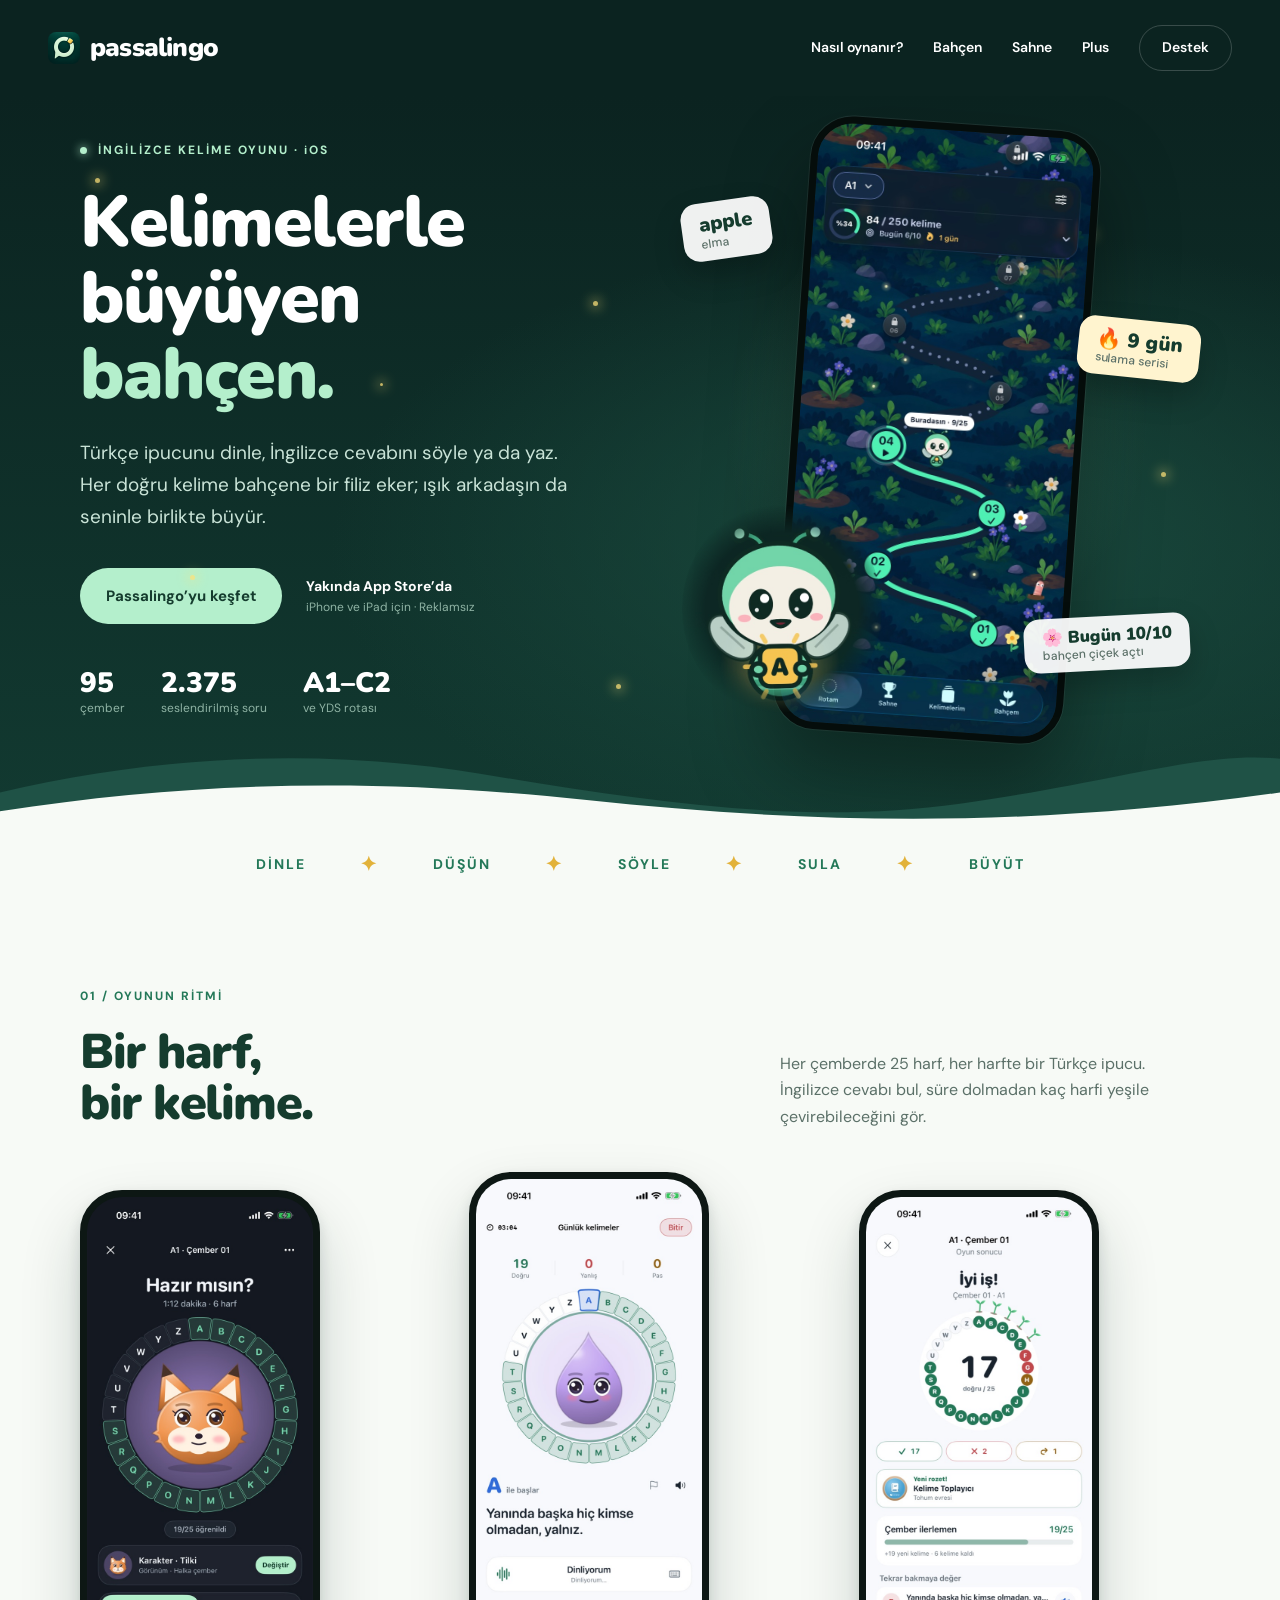
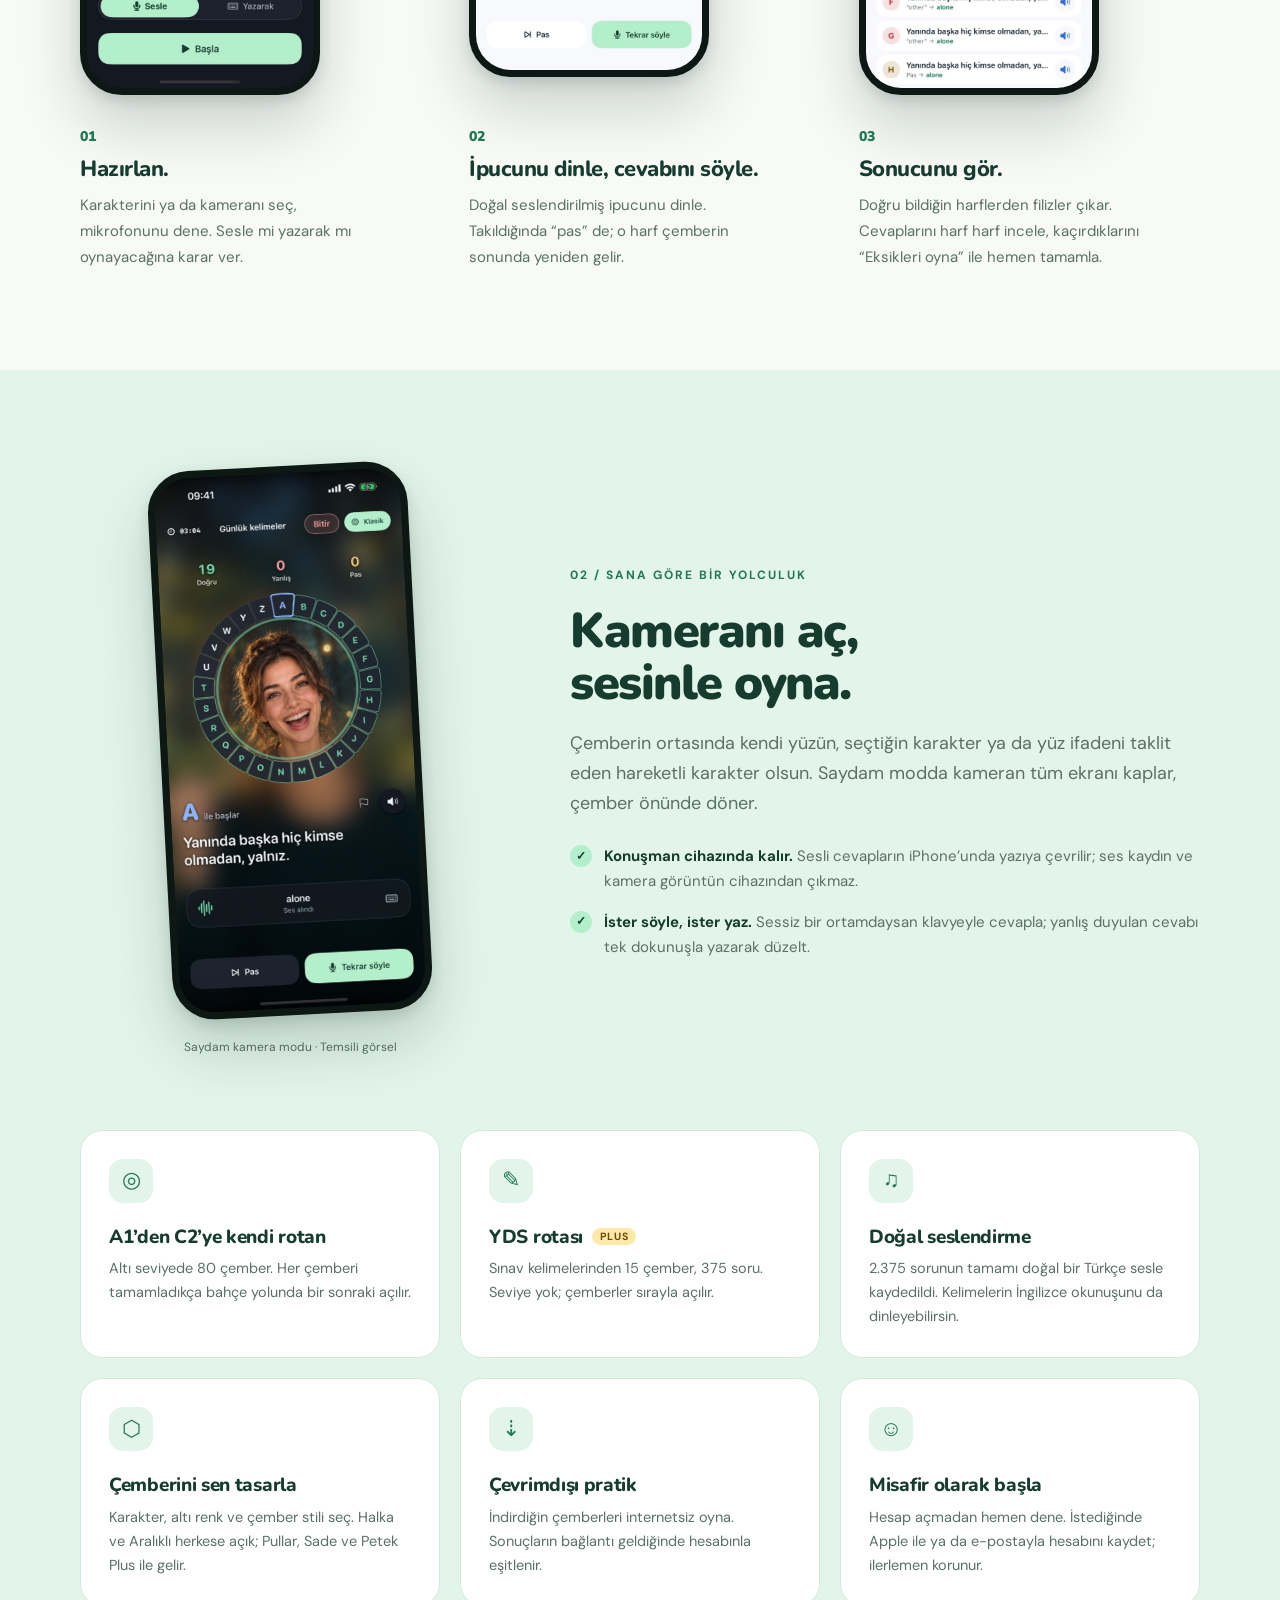
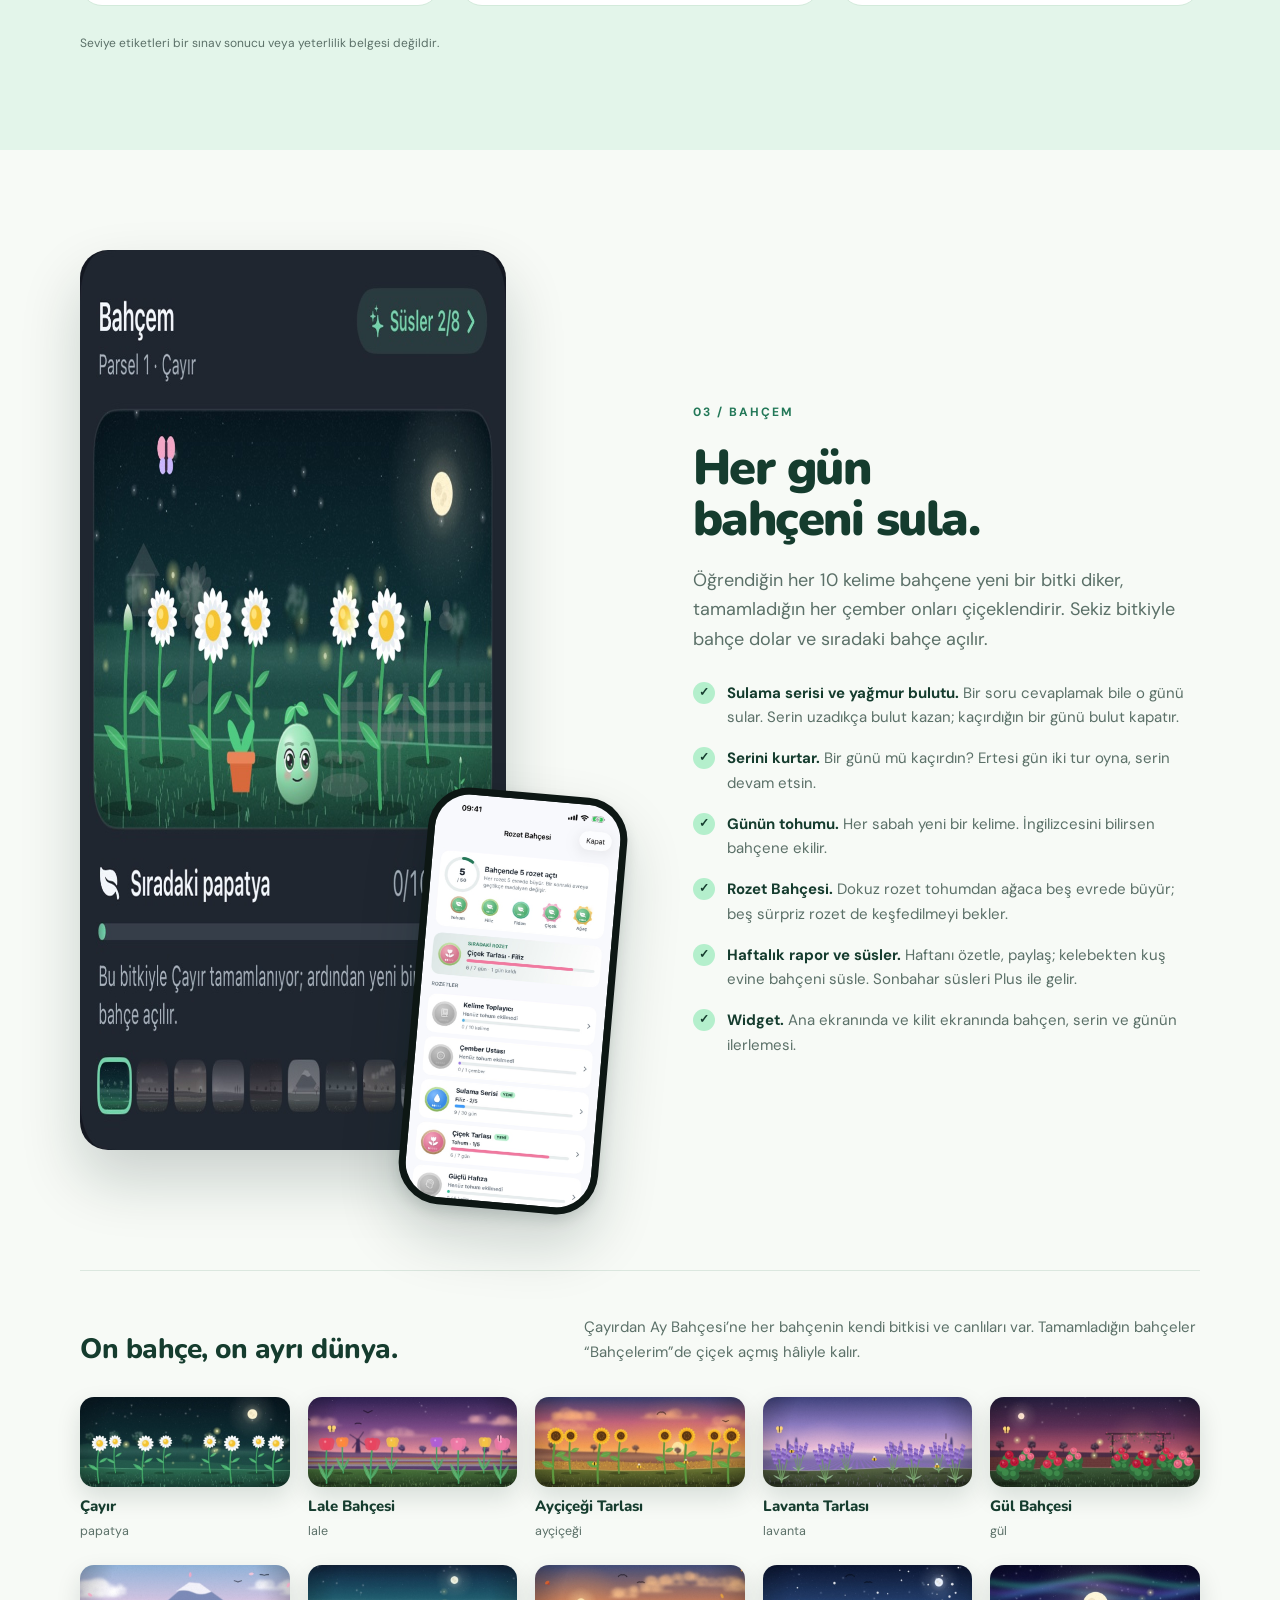
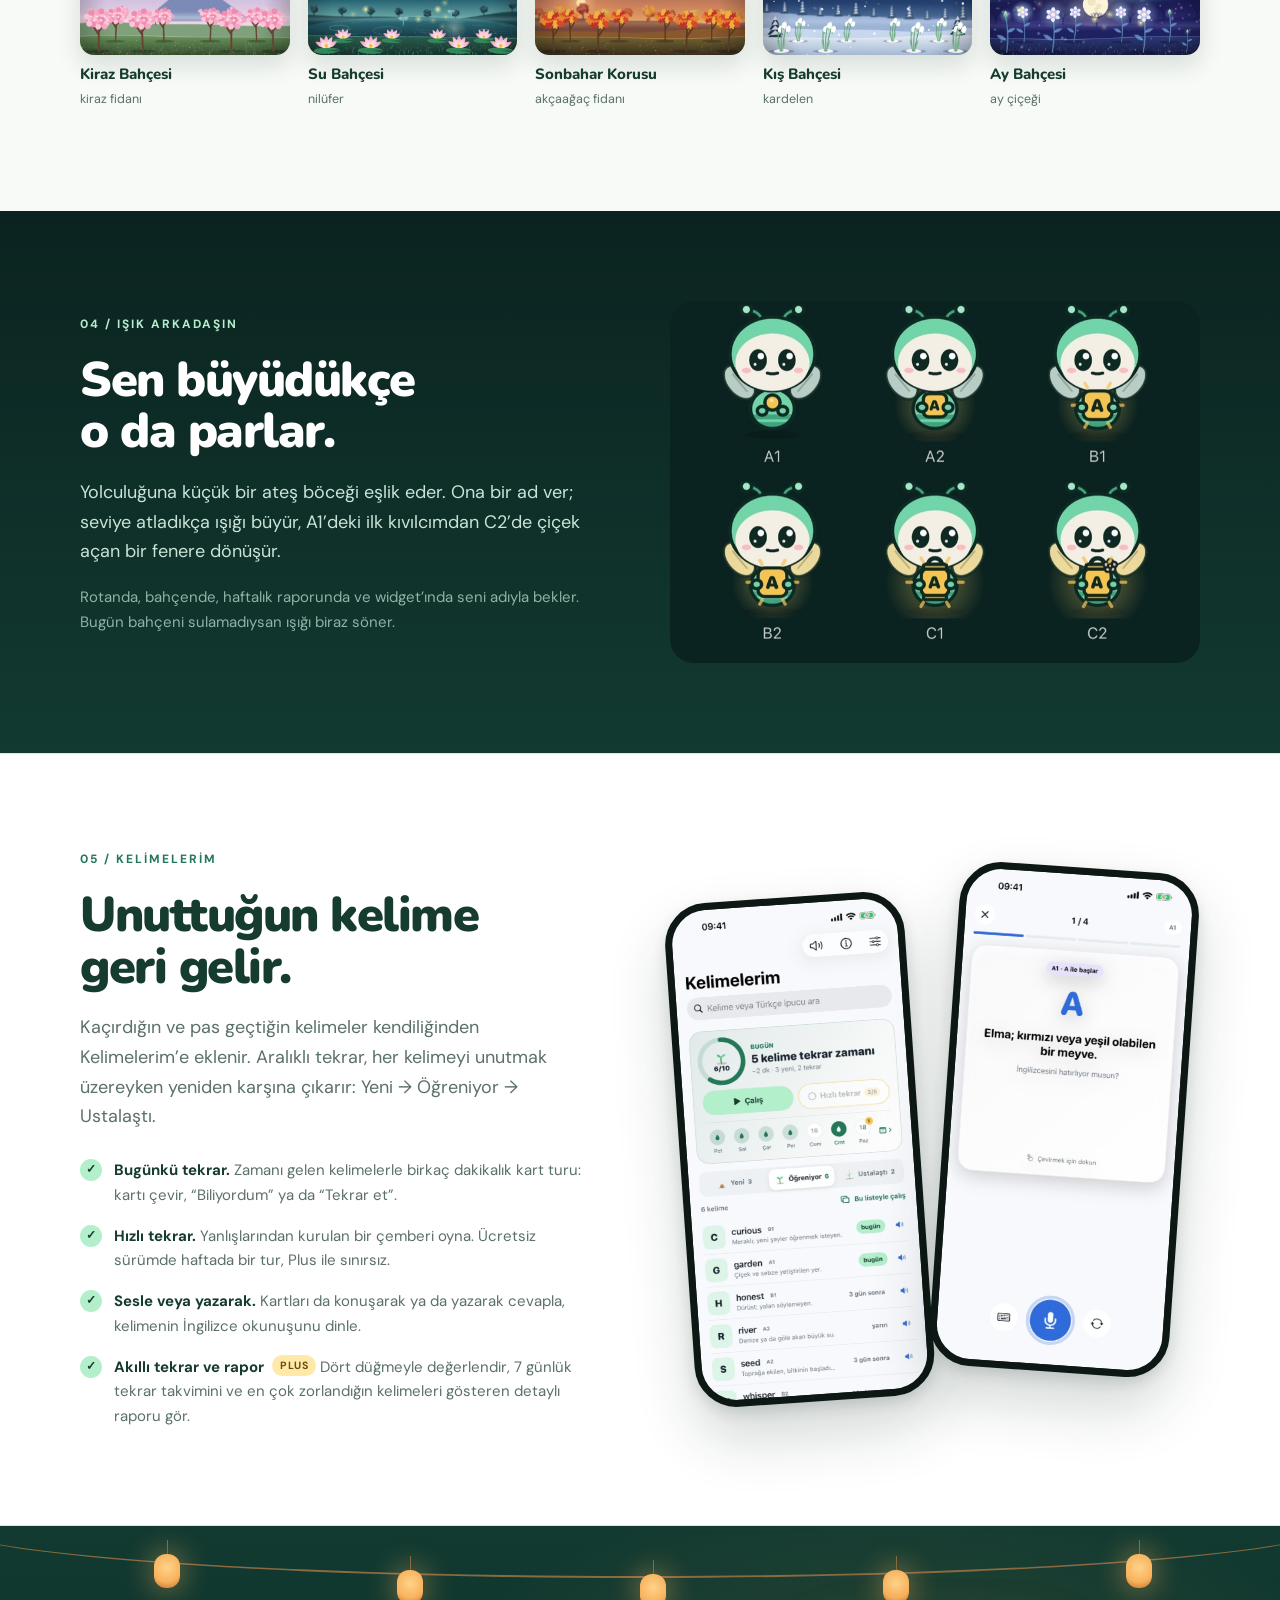
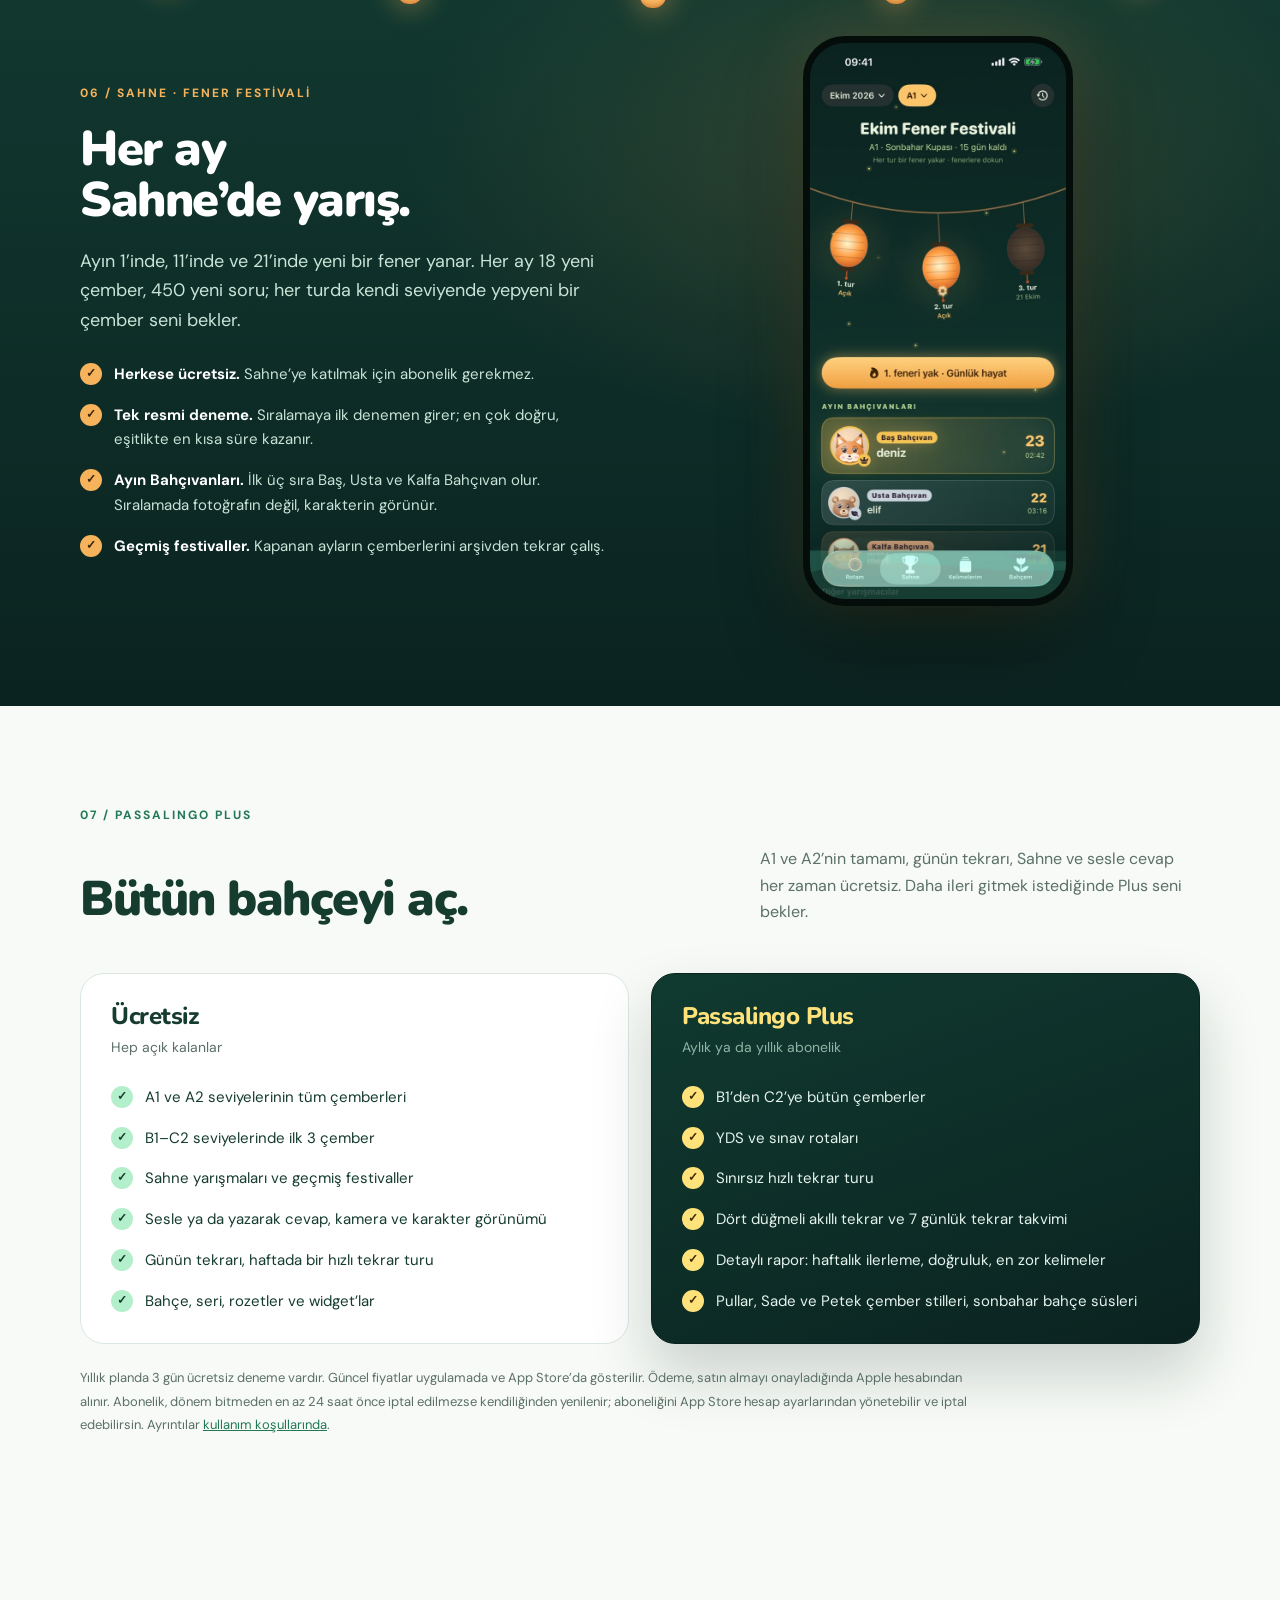
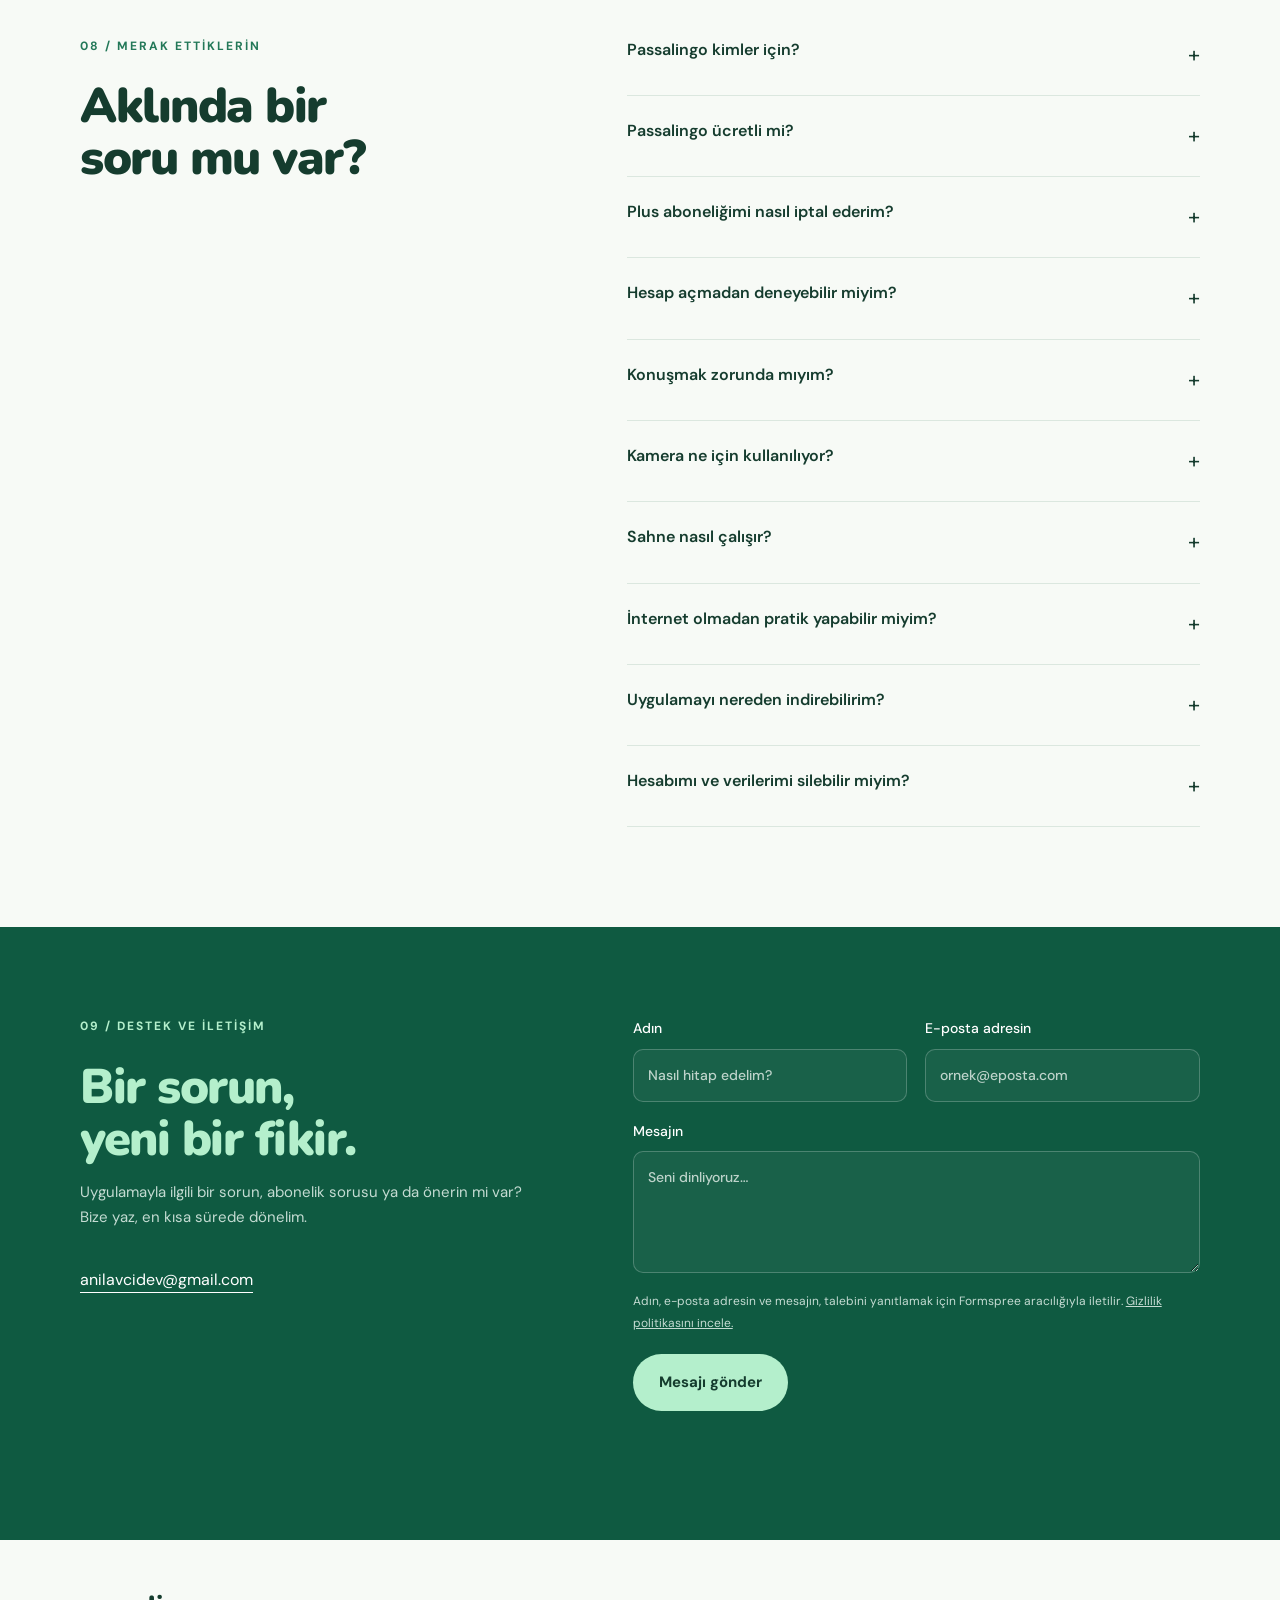
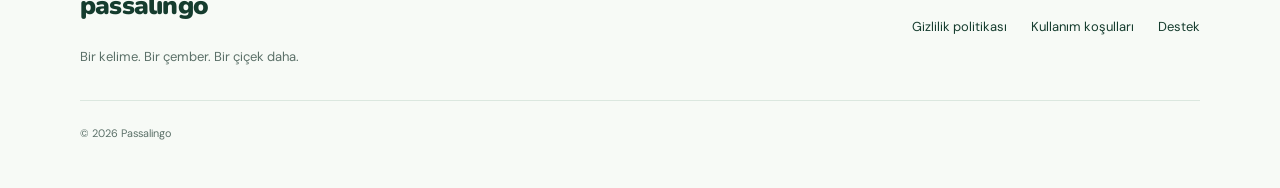
<file: index.html>
<!doctype html>
<html lang="tr">
<head>
<meta charset="utf-8">
<meta name="viewport" content="width=device-width,initial-scale=1">
<meta name="theme-color" content="#0b2320">
<title>Passalingo — Kelimelerle büyüyen bahçen.</title>
<meta name="description" content="Türkçe ipucunu dinle, İngilizce cevabını söyle ya da yaz. A1'den C2'ye ve YDS'ye 95 çember, 2.375 doğal seslendirilmiş soru, büyüyen bir bahçe ve her ay Sahne yarışması.">
<meta property="og:title" content="Passalingo — Kelimelerle büyüyen bahçen.">
<meta property="og:description" content="Türkçe ipuçları, İngilizce cevaplar. 95 çember, 2.375 doğal seslendirilmiş soru, seninle büyüyen bir ışık arkadaşı ve her ay Sahne yarışması.">
<meta property="og:type" content="website">
<meta property="og:image" content="assets/app/route.jpg">
<link rel="icon" href="assets/logo.png" type="image/png">
<link rel="stylesheet" href="styles.css">
<script src="script.js" defer></script>
</head>
<body class="home">
<a class="skip" href="#main">İçeriğe geç</a>

<div class="topbar">
<header>
  <a class="brand" href="index.html"><img src="assets/logo.png" alt="" width="32" height="32">passalingo</a>
  <nav aria-label="Ana gezinme">
    <a href="index.html#nasil">Nasıl oynanır?</a>
    <a href="index.html#bahce">Bahçen</a>
    <a href="index.html#sahne">Sahne</a>
    <a href="index.html#plus">Plus</a>
    <a class="nav-contact" href="index.html#iletisim">Destek</a>
  </nav>
</header>
</div>

<main id="main">
<div class="hero-band">
<section class="hero wrap">
  <div class="fireflies" aria-hidden="true"><i></i><i></i><i></i><i></i><i></i><i></i><i></i><i></i></div>
  <div class="hero-copy">
    <span class="eyebrow"><span class="pill-dot"></span> İNGİLİZCE KELİME OYUNU · iOS</span>
    <h1>Kelimelerle<br>büyüyen <em>bahçen.</em></h1>
    <p>Türkçe ipucunu dinle, İngilizce cevabını söyle ya da yaz. Her doğru kelime bahçene bir filiz eker; ışık arkadaşın da seninle birlikte büyür.</p>
    <div class="hero-actions">
      <a class="button" href="#nasil">Passalingo’yu keşfet</a>
      <span class="release">Yakında App Store’da <small>iPhone ve iPad için · Reklamsız</small></span>
    </div>
    <ul class="hero-stats" aria-label="Passalingo kısaca">
      <li><b>95</b><span>çember</span></li>
      <li><b>2.375</b><span>seslendirilmiş soru</span></li>
      <li><b>A1–C2</b><span>ve YDS rotası</span></li>
    </ul>
  </div>
  <div class="hero-art">
    <div class="glow" aria-hidden="true"></div>
    <div class="phone phone-hero"><img src="assets/app/route.jpg" width="598" height="1300" alt="Passalingo Rotam ekranı: gece bahçesinde numaralı çemberlerden oluşan yol, ışık arkadaşı ve ilerleme kartı"></div>
    <img class="guide" src="assets/firefly.jpg" alt="" width="487" height="520">
    <span class="chip chip-word">apple <small>elma</small></span>
    <span class="chip chip-streak">🔥 9 gün <small>sulama serisi</small></span>
    <span class="chip chip-bloom">🌸 Bugün 10/10 <small>bahçen çiçek açtı</small></span>
  </div>
</section>
<svg class="hills" viewBox="0 0 1440 120" preserveAspectRatio="none" aria-hidden="true"><path d="M0 70C180 20 360 10 540 45s360 70 540 40 270-70 360-60v105H0Z" fill="#1f5246"/><path d="M0 95c220-40 420-45 660-15s480 40 780-10v50H0Z" fill="#f7faf6"/></svg>
</div>

<div class="ticker" aria-label="Öğrenme yaklaşımı"><span>DİNLE</span><b>✦</b><span>DÜŞÜN</span><b>✦</b><span>SÖYLE</span><b>✦</b><span>SULA</span><b>✦</b><span>BÜYÜT</span></div>

<section id="nasil" class="wrap section">
  <div class="section-heading">
    <span class="eyebrow">01 / OYUNUN RİTMİ</span>
    <h2>Bir harf,<br>bir kelime.</h2>
    <p>Her çemberde 25 harf, her harfte bir Türkçe ipucu. İngilizce cevabı bul, süre dolmadan kaç harfi yeşile çevirebileceğini gör.</p>
  </div>
  <div class="flow">
    <article>
      <div class="phone"><img src="assets/app/preparation.jpg" width="598" height="1300" loading="lazy" alt="Hazır mısın ekranı: tilki karakterli harf çemberi, Sesle veya Yazarak seçimi ve Başla düğmesi"></div>
      <span class="step">01</span>
      <h3>Hazırlan.</h3>
      <p>Karakterini ya da kameranı seç, mikrofonunu dene. Sesle mi yazarak mı oynayacağına karar ver.</p>
    </article>
    <article>
      <div class="phone"><img src="assets/app/game.jpg" width="598" height="1300" loading="lazy" alt="Oyun ekranı: harf çemberi, A ile başlar ipucu, Dinliyorum göstergesi ile Pas ve Tekrar söyle düğmeleri"></div>
      <span class="step">02</span>
      <h3>İpucunu dinle, cevabını söyle.</h3>
      <p>Doğal seslendirilmiş ipucunu dinle. Takıldığında “pas” de; o harf çemberin sonunda yeniden gelir.</p>
    </article>
    <article>
      <div class="phone"><img src="assets/app/result.jpg" width="598" height="1300" loading="lazy" alt="Oyun sonucu ekranı: doğru harflerden filizlenen çember, 17 doğru / 25, yeni rozet ve tekrar bakılacak kelimeler"></div>
      <span class="step">03</span>
      <h3>Sonucunu gör.</h3>
      <p>Doğru bildiğin harflerden filizler çıkar. Cevaplarını harf harf incele, kaçırdıklarını “Eksikleri oyna” ile hemen tamamla.</p>
    </article>
  </div>
  <p class="swipe-hint">Üç adımı görmek için yana kaydır →</p>
</section>

<section id="ozellikler" class="feature-section">
  <div class="wrap">
    <div class="spotlight">
      <div class="spotlight-art">
        <div class="phone"><img src="assets/app/camera.jpg" width="598" height="1300" loading="lazy" alt="Saydam kamera modu: kameradaki yüzün çevresinde harf çemberi, Türkçe ipucu ve alındı yazan sesli cevap"></div>
        <small>Saydam kamera modu · Temsili görsel</small>
      </div>
      <div>
        <span class="eyebrow">02 / SANA GÖRE BİR YOLCULUK</span>
        <h2>Kameranı aç,<br>sesinle oyna.</h2>
        <p class="lead">Çemberin ortasında kendi yüzün, seçtiğin karakter ya da yüz ifadeni taklit eden hareketli karakter olsun. Saydam modda kameran tüm ekranı kaplar, çember önünde döner.</p>
        <ul class="ticks">
          <li><b>Konuşman cihazında kalır.</b> Sesli cevapların iPhone’unda yazıya çevrilir; ses kaydın ve kamera görüntün cihazından çıkmaz.</li>
          <li><b>İster söyle, ister yaz.</b> Sessiz bir ortamdaysan klavyeyle cevapla; yanlış duyulan cevabı tek dokunuşla yazarak düzelt.</li>
        </ul>
      </div>
    </div>
    <div class="cards">
      <article class="card"><span class="icon">◎</span><h3>A1’den C2’ye kendi rotan</h3><p>Altı seviyede 80 çember. Her çemberi tamamladıkça bahçe yolunda bir sonraki açılır.</p></article>
      <article class="card"><span class="icon">✎</span><h3>YDS rotası <i class="tag">Plus</i></h3><p>Sınav kelimelerinden 15 çember, 375 soru. Seviye yok; çemberler sırayla açılır.</p></article>
      <article class="card"><span class="icon">♫</span><h3>Doğal seslendirme</h3><p>2.375 sorunun tamamı doğal bir Türkçe sesle kaydedildi. Kelimelerin İngilizce okunuşunu da dinleyebilirsin.</p></article>
      <article class="card"><span class="icon">⬡</span><h3>Çemberini sen tasarla</h3><p>Karakter, altı renk ve çember stili seç. Halka ve Aralıklı herkese açık; Pullar, Sade ve Petek Plus ile gelir.</p></article>
      <article class="card"><span class="icon">⇣</span><h3>Çevrimdışı pratik</h3><p>İndirdiğin çemberleri internetsiz oyna. Sonuçların bağlantı geldiğinde hesabınla eşitlenir.</p></article>
      <article class="card"><span class="icon">☺</span><h3>Misafir olarak başla</h3><p>Hesap açmadan hemen dene. İstediğinde Apple ile ya da e-postayla hesabını kaydet; ilerlemen korunur.</p></article>
    </div>
    <p class="source-note">Seviye etiketleri bir sınav sonucu veya yeterlilik belgesi değildir.</p>
  </div>
</section>

<section id="bahce" class="wrap section garden-section">
  <div class="garden-art">
    <img class="garden-card" src="assets/app/garden.jpg" width="860" height="900" loading="lazy" alt="Bahçem kartı: Çayır bahçesinde gece açan papatyalar, sıradaki bitkinin ilerlemesi ve on bahçelik şerit">
    <div class="phone phone-small"><img src="assets/app/badges.jpg" width="598" height="1300" loading="lazy" alt="Rozet Bahçesi ekranı: tohumdan ağaca büyüyen rozetler ve ilerleme çubukları"></div>
  </div>
  <div class="garden-copy">
    <span class="eyebrow">03 / BAHÇEM</span>
    <h2>Her gün<br>bahçeni sula.</h2>
    <p class="lead">Öğrendiğin her 10 kelime bahçene yeni bir bitki diker, tamamladığın her çember onları çiçeklendirir. Sekiz bitkiyle bahçe dolar ve sıradaki bahçe açılır.</p>
    <ul class="ticks">
      <li><b>Sulama serisi ve yağmur bulutu.</b> Bir soru cevaplamak bile o günü sular. Serin uzadıkça bulut kazan; kaçırdığın bir günü bulut kapatır.</li>
      <li><b>Serini kurtar.</b> Bir günü mü kaçırdın? Ertesi gün iki tur oyna, serin devam etsin.</li>
      <li><b>Günün tohumu.</b> Her sabah yeni bir kelime. İngilizcesini bilirsen bahçene ekilir.</li>
      <li><b>Rozet Bahçesi.</b> Dokuz rozet tohumdan ağaca beş evrede büyür; beş sürpriz rozet de keşfedilmeyi bekler.</li>
      <li><b>Haftalık rapor ve süsler.</b> Haftanı özetle, paylaş; kelebekten kuş evine bahçeni süsle. Sonbahar süsleri Plus ile gelir.</li>
      <li><b>Widget.</b> Ana ekranında ve kilit ekranında bahçen, serin ve günün ilerlemesi.</li>
    </ul>
  </div>
</section>

<section class="gardens wrap" aria-labelledby="gardens-title">
  <div class="gardens-head">
    <h3 id="gardens-title">On bahçe, on ayrı dünya.</h3>
    <p>Çayırdan Ay Bahçesi’ne her bahçenin kendi bitkisi ve canlıları var. Tamamladığın bahçeler “Bahçelerim”de çiçek açmış hâliyle kalır.</p>
  </div>
  <ul class="garden-list">
    <li><img src="assets/app/gardens/01.jpg" width="640" height="276" loading="lazy" alt=""><b>Çayır</b><span>papatya</span></li>
    <li><img src="assets/app/gardens/02.jpg" width="640" height="276" loading="lazy" alt=""><b>Lale Bahçesi</b><span>lale</span></li>
    <li><img src="assets/app/gardens/03.jpg" width="640" height="276" loading="lazy" alt=""><b>Ayçiçeği Tarlası</b><span>ayçiçeği</span></li>
    <li><img src="assets/app/gardens/04.jpg" width="640" height="276" loading="lazy" alt=""><b>Lavanta Tarlası</b><span>lavanta</span></li>
    <li><img src="assets/app/gardens/05.jpg" width="640" height="276" loading="lazy" alt=""><b>Gül Bahçesi</b><span>gül</span></li>
    <li><img src="assets/app/gardens/06.jpg" width="640" height="276" loading="lazy" alt=""><b>Kiraz Bahçesi</b><span>kiraz fidanı</span></li>
    <li><img src="assets/app/gardens/07.jpg" width="640" height="276" loading="lazy" alt=""><b>Su Bahçesi</b><span>nilüfer</span></li>
    <li><img src="assets/app/gardens/08.jpg" width="640" height="276" loading="lazy" alt=""><b>Sonbahar Korusu</b><span>akçaağaç fidanı</span></li>
    <li><img src="assets/app/gardens/09.jpg" width="640" height="276" loading="lazy" alt=""><b>Kış Bahçesi</b><span>kardelen</span></li>
    <li><img src="assets/app/gardens/10.jpg" width="640" height="276" loading="lazy" alt=""><b>Ay Bahçesi</b><span>ay çiçeği</span></li>
  </ul>
</section>

<section class="guide-section" aria-labelledby="guide-title">
  <div class="wrap guide-grid">
    <div>
      <span class="eyebrow">04 / IŞIK ARKADAŞIN</span>
      <h2 id="guide-title">Sen büyüdükçe<br>o da parlar.</h2>
      <p class="lead">Yolculuğuna küçük bir ateş böceği eşlik eder. Ona bir ad ver; seviye atladıkça ışığı büyür, A1’deki ilk kıvılcımdan C2’de çiçek açan bir fenere dönüşür.</p>
      <p class="guide-note">Rotanda, bahçende, haftalık raporunda ve widget’ında seni adıyla bekler. Bugün bahçeni sulamadıysan ışığı biraz söner.</p>
    </div>
    <img class="guide-stages" src="assets/app/firefly-stages.jpg" width="900" height="615" loading="lazy" alt="Işık arkadaşının A1’den C2’ye altı gelişim evresi: kıvılcımdan çiçekli fenere">
  </div>
</section>

<section id="kelimelerim" class="review-section">
  <div class="wrap review-grid">
    <div class="review-copy">
      <span class="eyebrow">05 / KELİMELERİM</span>
      <h2>Unuttuğun kelime<br>geri gelir.</h2>
      <p class="lead">Kaçırdığın ve pas geçtiğin kelimeler kendiliğinden Kelimelerim’e eklenir. Aralıklı tekrar, her kelimeyi unutmak üzereyken yeniden karşına çıkarır: Yeni → Öğreniyor → Ustalaştı.</p>
      <ul class="ticks">
        <li><b>Bugünkü tekrar.</b> Zamanı gelen kelimelerle birkaç dakikalık kart turu: kartı çevir, “Biliyordum” ya da “Tekrar et”.</li>
        <li><b>Hızlı tekrar.</b> Yanlışlarından kurulan bir çemberi oyna. Ücretsiz sürümde haftada bir tur, Plus ile sınırsız.</li>
        <li><b>Sesle veya yazarak.</b> Kartları da konuşarak ya da yazarak cevapla, kelimenin İngilizce okunuşunu dinle.</li>
        <li><b>Akıllı tekrar ve rapor <i class="tag">Plus</i></b> Dört düğmeyle değerlendir, 7 günlük tekrar takvimini ve en çok zorlandığın kelimeleri gösteren detaylı raporu gör.</li>
      </ul>
    </div>
    <div class="review-art">
      <div class="phone"><img src="assets/app/review.jpg" width="598" height="1300" loading="lazy" alt="Kelimelerim ekranı: 5 kelime tekrar zamanı kartı, Çalış ve Hızlı tekrar düğmeleri, haftalık takvim ve Öğreniyor sekmesindeki kelimeler"></div>
      <div class="phone"><img src="assets/app/study.jpg" width="598" height="1300" loading="lazy" alt="Kart çalışma ekranı: A harfi için Türkçe ipucu ve mikrofon düğmesi"></div>
    </div>
  </div>
</section>

<section id="sahne" class="stage-section">
  <div class="lanterns" aria-hidden="true"><i></i><i></i><i></i><i></i><i></i></div>
  <div class="wrap stage-grid">
    <div class="stage-copy">
      <span class="eyebrow">06 / SAHNE · FENER FESTİVALİ</span>
      <h2>Her ay<br>Sahne’de yarış.</h2>
      <p class="lead">Ayın 1’inde, 11’inde ve 21’inde yeni bir fener yanar. Her ay 18 yeni çember, 450 yeni soru; her turda kendi seviyende yepyeni bir çember seni bekler.</p>
      <ul class="ticks">
        <li><b>Herkese ücretsiz.</b> Sahne’ye katılmak için abonelik gerekmez.</li>
        <li><b>Tek resmi deneme.</b> Sıralamaya ilk denemen girer; en çok doğru, eşitlikte en kısa süre kazanır.</li>
        <li><b>Ayın Bahçıvanları.</b> İlk üç sıra Baş, Usta ve Kalfa Bahçıvan olur. Sıralamada fotoğrafın değil, karakterin görünür.</li>
        <li><b>Geçmiş festivaller.</b> Kapanan ayların çemberlerini arşivden tekrar çalış.</li>
      </ul>
    </div>
    <div class="stage-art">
      <div class="phone"><img src="assets/app/stage.jpg" width="598" height="1300" loading="lazy" alt="Ekim Fener Festivali ekranı: asılı fenerler, Feneri yak düğmesi ve Ayın Bahçıvanları sıralaması"></div>
    </div>
  </div>
</section>

<section id="plus" class="wrap section plus-section">
  <div class="section-heading">
    <span class="eyebrow">07 / PASSALINGO PLUS</span>
    <h2>Bütün bahçeyi aç.</h2>
    <p>A1 ve A2’nin tamamı, günün tekrarı, Sahne ve sesle cevap her zaman ücretsiz. Daha ileri gitmek istediğinde Plus seni bekler.</p>
  </div>
  <div class="plans">
    <article class="plan">
      <h3>Ücretsiz</h3>
      <p class="plan-sub">Hep açık kalanlar</p>
      <ul class="ticks">
        <li>A1 ve A2 seviyelerinin tüm çemberleri</li>
        <li>B1–C2 seviyelerinde ilk 3 çember</li>
        <li>Sahne yarışmaları ve geçmiş festivaller</li>
        <li>Sesle ya da yazarak cevap, kamera ve karakter görünümü</li>
        <li>Günün tekrarı, haftada bir hızlı tekrar turu</li>
        <li>Bahçe, seri, rozetler ve widget’lar</li>
      </ul>
    </article>
    <article class="plan plan-plus">
      <h3>Passalingo Plus</h3>
      <p class="plan-sub">Aylık ya da yıllık abonelik</p>
      <ul class="ticks">
        <li>B1’den C2’ye bütün çemberler</li>
        <li>YDS ve sınav rotaları</li>
        <li>Sınırsız hızlı tekrar turu</li>
        <li>Dört düğmeli akıllı tekrar ve 7 günlük tekrar takvimi</li>
        <li>Detaylı rapor: haftalık ilerleme, doğruluk, en zor kelimeler</li>
        <li>Pullar, Sade ve Petek çember stilleri, sonbahar bahçe süsleri</li>
      </ul>
    </article>
  </div>
  <p class="plan-note">Yıllık planda 3 gün ücretsiz deneme vardır. Güncel fiyatlar uygulamada ve App Store’da gösterilir. Ödeme, satın almayı onayladığında Apple hesabından alınır. Abonelik, dönem bitmeden en az 24 saat önce iptal edilmezse kendiliğinden yenilenir; aboneliğini App Store hesap ayarlarından yönetebilir ve iptal edebilirsin. Ayrıntılar <a href="terms.html#abonelik">kullanım koşullarında</a>.</p>
</section>

<section class="wrap section faq-section">
  <div>
    <span class="eyebrow">08 / MERAK ETTİKLERİN</span>
    <h2>Aklında bir<br>soru mu var?</h2>
  </div>
  <div class="faq">
    <details><summary>Passalingo kimler için?</summary><p>İngilizce kelime dağarcığını Türkçe ipuçlarıyla geliştirmek ve konuşarak pratik yapmak isteyen herkes için. A1’den C2’ye altı seviye ve YDS rotası, nereden başlarsan başla sana uygun bir çember sunar.</p></details>
    <details><summary>Passalingo ücretli mi?</summary><p>Uygulamayı indirmek ve kullanmak ücretsizdir; reklam yoktur. A1 ve A2’nin tamamı, B1–C2’nin ilk üç çemberi, Sahne, günün tekrarı ve sesle cevap ücretsizdir. B1–C2’nin geri kalanı, YDS rotası ve bazı ek özellikler isteğe bağlı Passalingo Plus aboneliğiyle açılır.</p></details>
    <details><summary>Plus aboneliğimi nasıl iptal ederim?</summary><p>iPhone’unda Ayarlar → adın → Abonelikler bölümünden ya da uygulamada Ayarlar → Passalingo Plus üzerinden aboneliğini yönetebilir ve iptal edebilirsin. İptal, mevcut dönemin sonunda geçerli olur. Telefon değiştirdiysen Ayarlar’daki “Satın alımları geri yükle” ile aboneliğini geri getirebilirsin.</p></details>
    <details><summary>Hesap açmadan deneyebilir miyim?</summary><p>Evet. Giriş ekranındaki “Misafir olarak dene” ile hemen oynamaya başlayabilirsin. Daha sonra Ayarlar → Hesap → Hesabını kaydet ile Apple ya da e-posta ekleyebilirsin; ilerlemen, bahçen ve kullanıcı adın aynı kalır.</p></details>
    <details><summary>Konuşmak zorunda mıyım?</summary><p>Hayır. Her an sesli ve yazılı cevap arasında geçiş yapabilirsin. Yazılı modda mikrofon izni istenmez. Sesli cevaplar iPhone’unda yazıya çevrilir; ses kaydın cihazından çıkmaz.</p></details>
    <details><summary>Kamera ne için kullanılıyor?</summary><p>Kamera tamamen isteğe bağlıdır. Açarsan yüzün çemberin ortasında ya da arkasında görünür veya hareketli karakter yüz ifadeni taklit eder. Görüntü kaydedilmez ve cihazından çıkmaz.</p></details>
    <details><summary>Sahne nasıl çalışır?</summary><p>Her ay üç tur vardır: ayın 1’i, 11’i ve 21’i. Her turda seviyene özel yeni bir çember açılır. İlk denemen sıralamaya girer; sonraki denemeler pratik içindir. Sahne herkese ücretsizdir.</p></details>
    <details><summary>İnternet olmadan pratik yapabilir miyim?</summary><p>Evet. İndirdiğin çemberleri internetsiz oynayabilirsin. Giriş, yeni çember ve ses indirme, Sahne ve ilerlemeni hesabınla eşitleme için internet gerekir.</p></details>
    <details><summary>Uygulamayı nereden indirebilirim?</summary><p>Passalingo yakında App Store’da. Yayınlandığında indirme bağlantısı bu sayfada yer alacak. Soruların için aşağıdaki formdan bize ulaşabilirsin.</p></details>
    <details><summary>Hesabımı ve verilerimi silebilir miyim?</summary><p>Uygulamada Ayarlar → Hesap → Hesabı sil adımlarını izleyebilirsin. Profilin, ilerlemen, bahçen ve rozetlerin silinir. Hesabı silmek Plus aboneliğini iptal etmez; aboneliği App Store’dan ayrıca iptal etmen gerekir. Ayrıntılar <a href="privacy.html">gizlilik politikamızda</a>.</p></details>
  </div>
</section>

<section id="iletisim" class="contact-section">
  <div class="wrap contact-grid">
    <div>
      <span class="eyebrow">09 / DESTEK VE İLETİŞİM</span>
      <h2>Bir sorun,<br>yeni bir fikir.</h2>
      <p>Uygulamayla ilgili bir sorun, abonelik sorusu ya da önerin mi var?<br>Bize yaz, en kısa sürede dönelim.</p>
      <a class="email" href="mailto:anilavcidev@gmail.com">anilavcidev@gmail.com</a>
    </div>
    <form action="https://formspree.io/f/xqpaobjk" method="POST" id="contact-form">
      <div class="form-row">
        <label>Adın<input name="name" autocomplete="name" required maxlength="100" placeholder="Nasıl hitap edelim?"></label>
        <label>E-posta adresin<input type="email" name="email" autocomplete="email" required maxlength="254" placeholder="ornek@eposta.com"></label>
      </div>
      <label>Mesajın<textarea name="message" required minlength="10" maxlength="5000" rows="4" placeholder="Seni dinliyoruz…"></textarea></label>
      <input type="text" name="_gotcha" class="honeypot" tabindex="-1" autocomplete="off" aria-hidden="true">
      <p class="form-notice">Adın, e-posta adresin ve mesajın, talebini yanıtlamak için Formspree aracılığıyla iletilir. <a href="privacy.html">Gizlilik politikasını incele.</a></p>
      <button class="button" type="submit">Mesajı gönder</button>
      <p id="form-status" role="status" aria-live="polite"></p>
    </form>
  </div>
</section>
</main>

<footer>
  <a class="brand" href="index.html">passalingo</a>
  <p>Bir kelime. Bir çember. Bir çiçek daha.</p>
  <div><a href="privacy.html">Gizlilik politikası</a><a href="terms.html">Kullanım koşulları</a><a href="mailto:anilavcidev@gmail.com">Destek</a></div>
  <small>© 2026 Passalingo</small>
</footer>
</body>
</html>
</file>
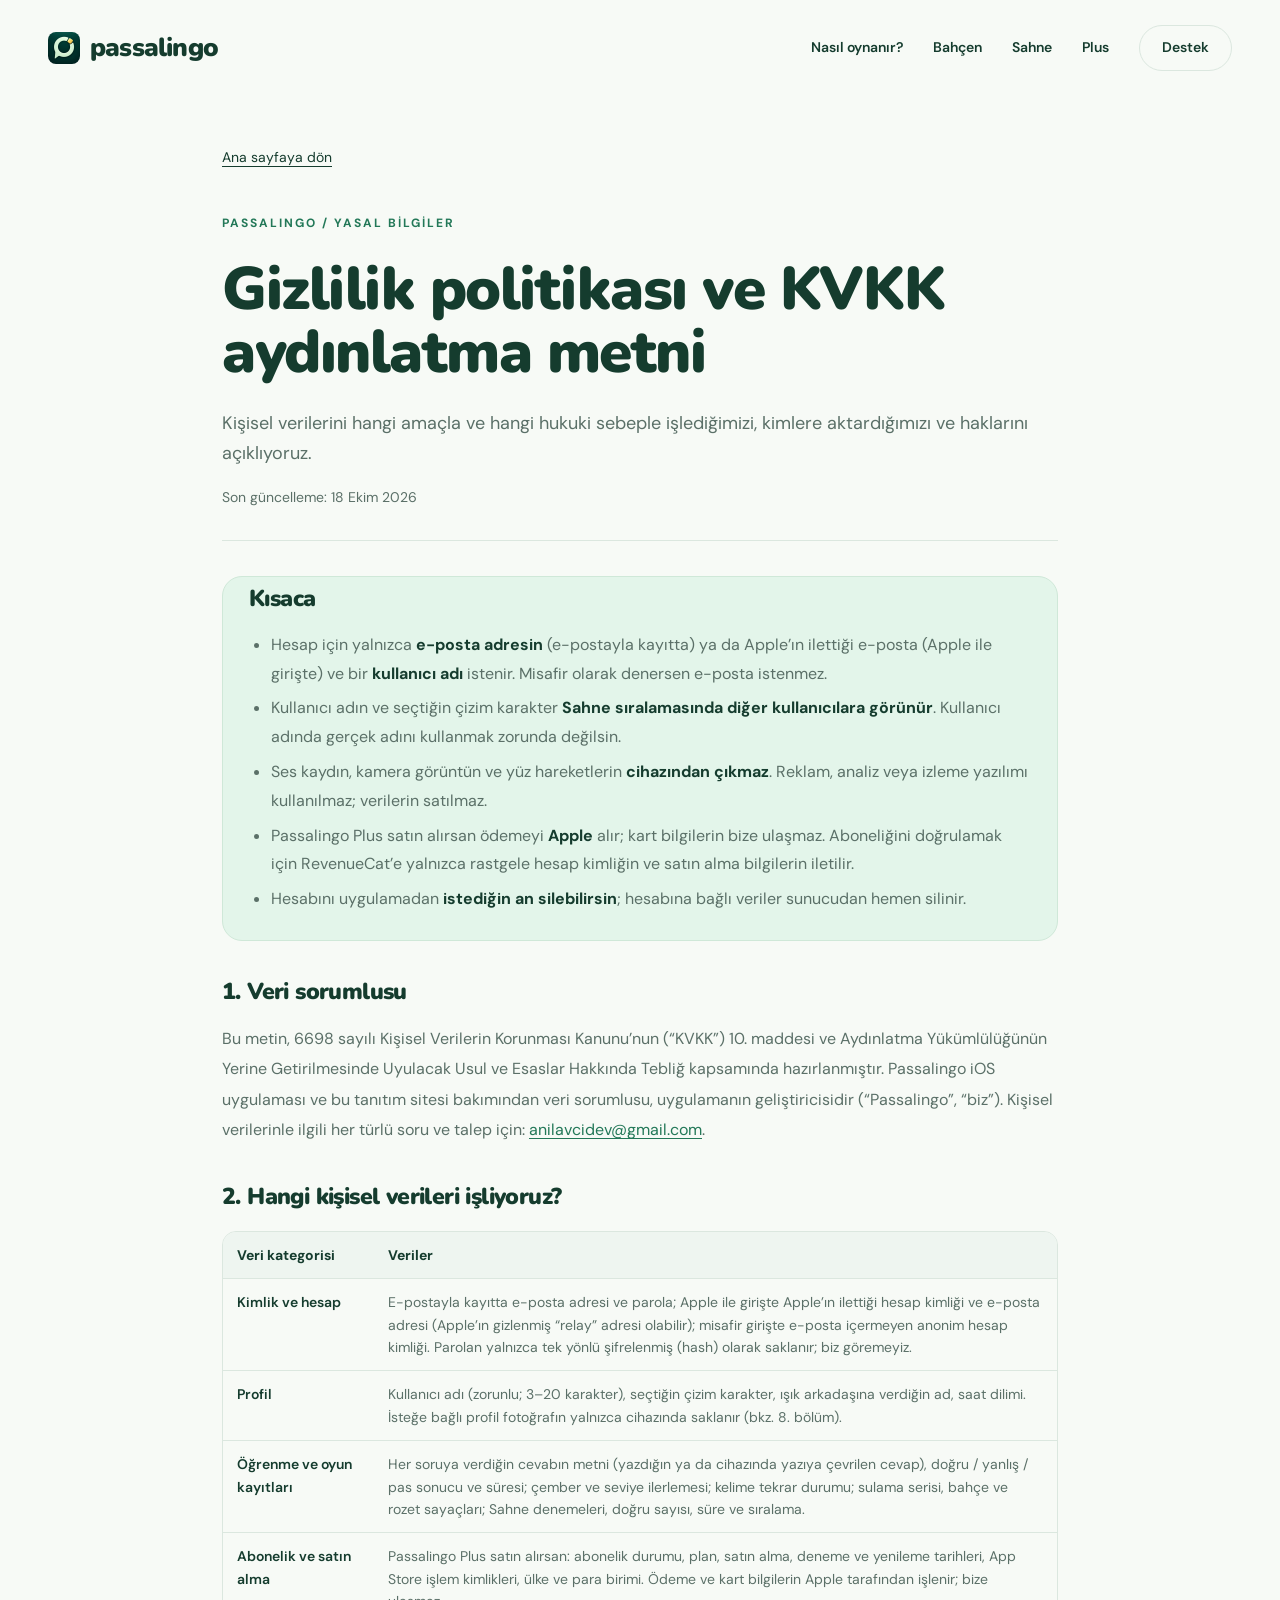
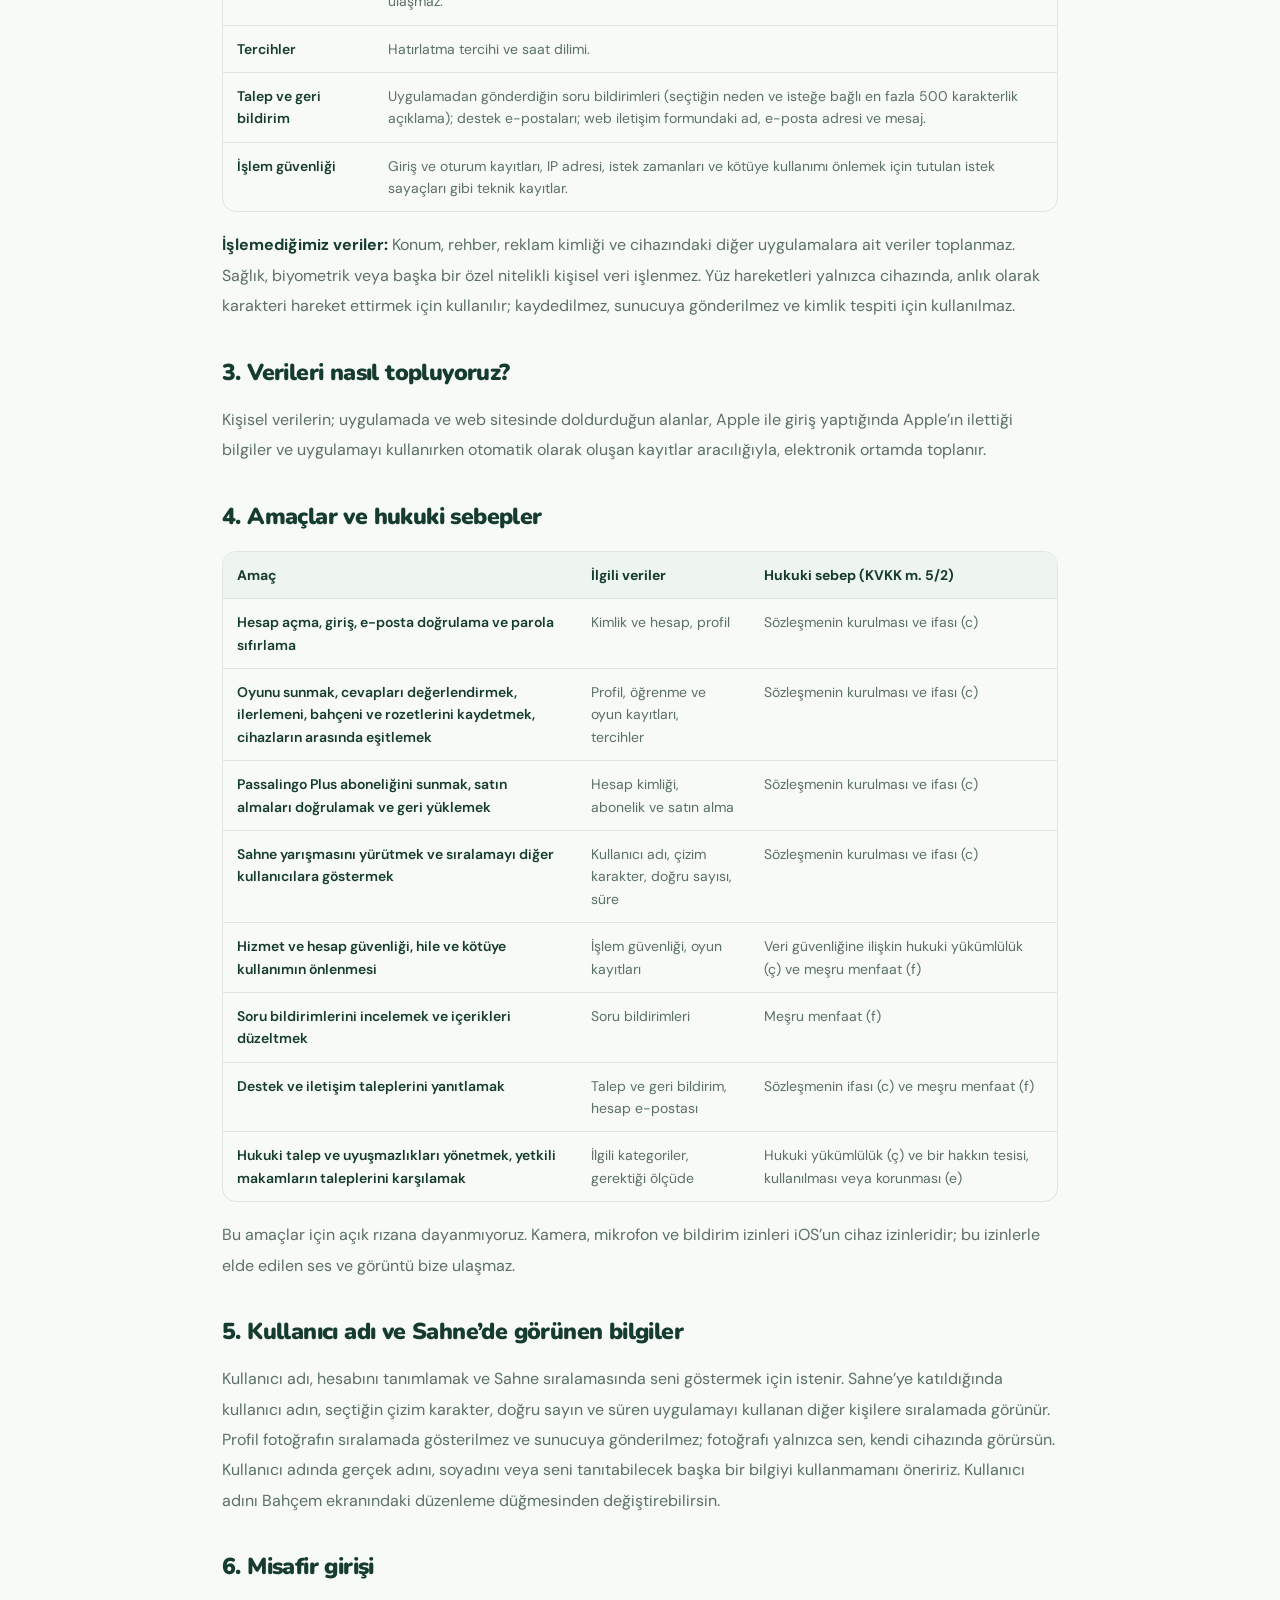
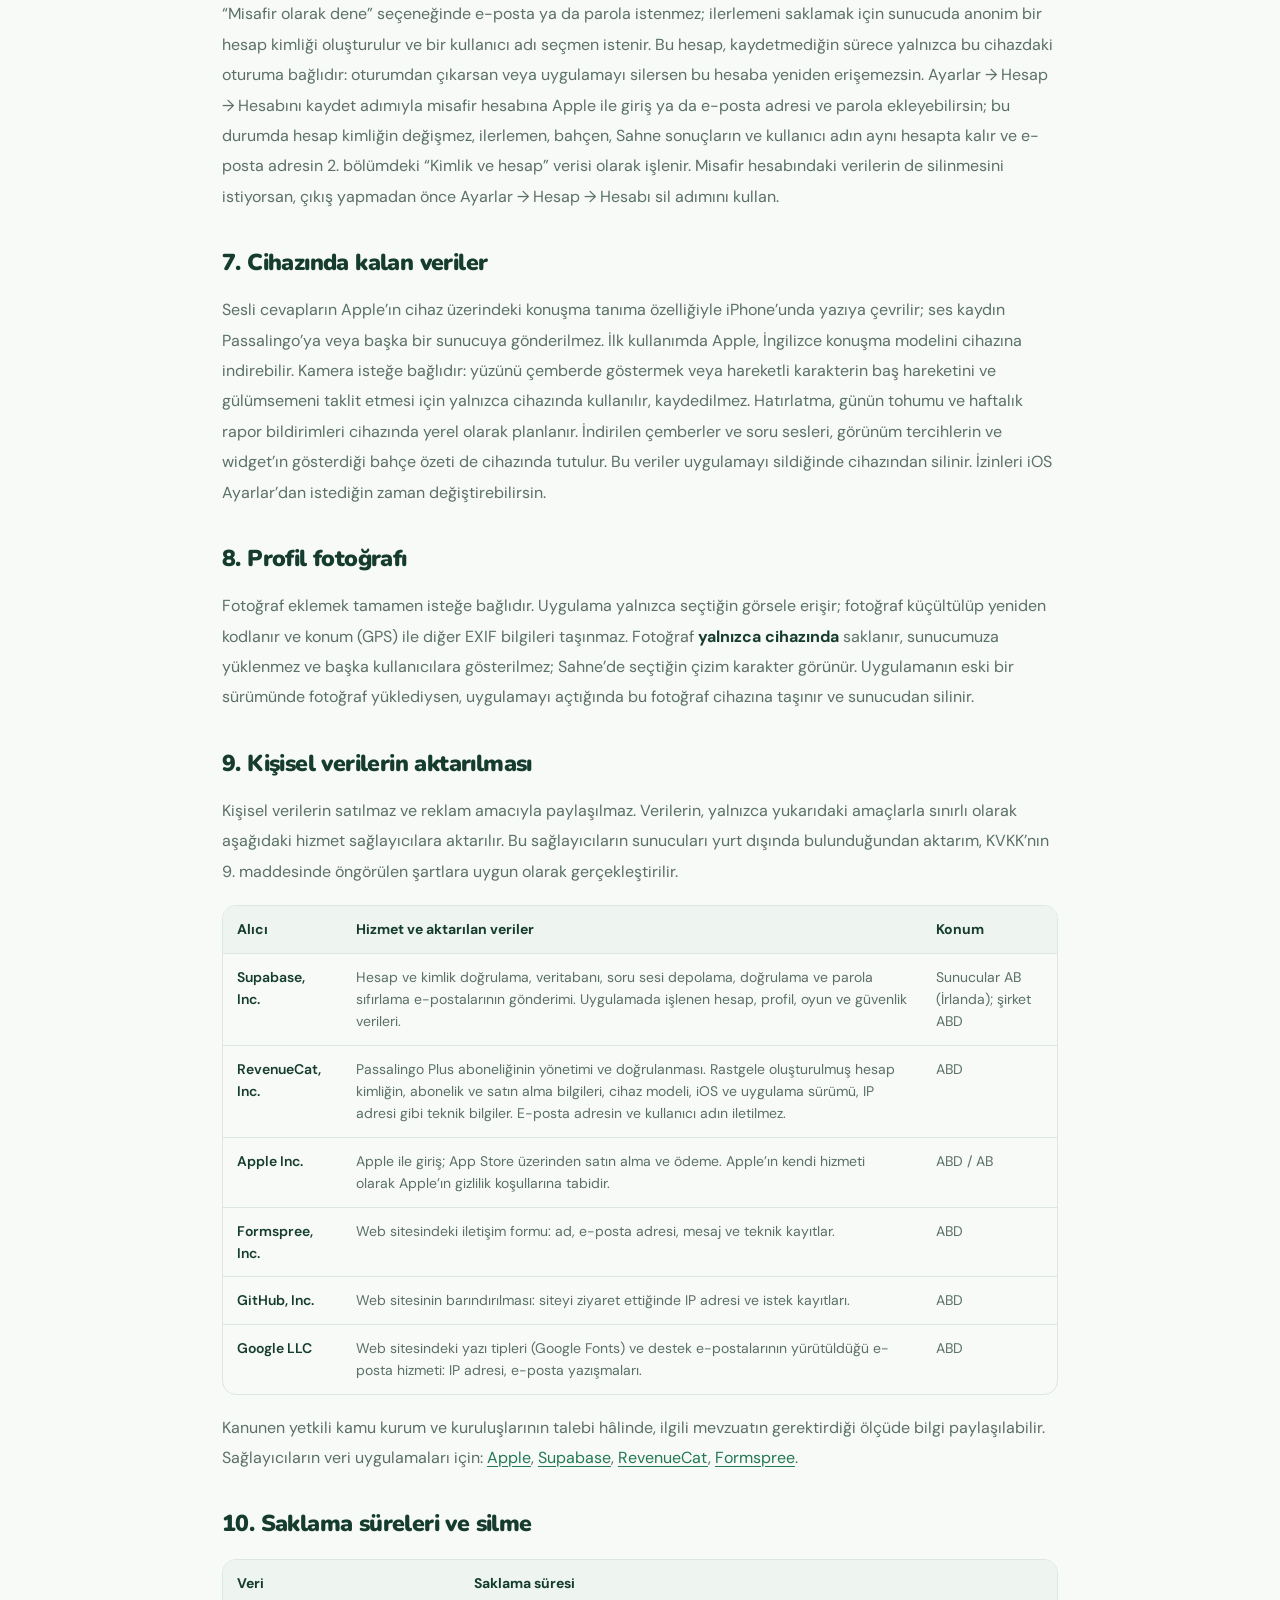
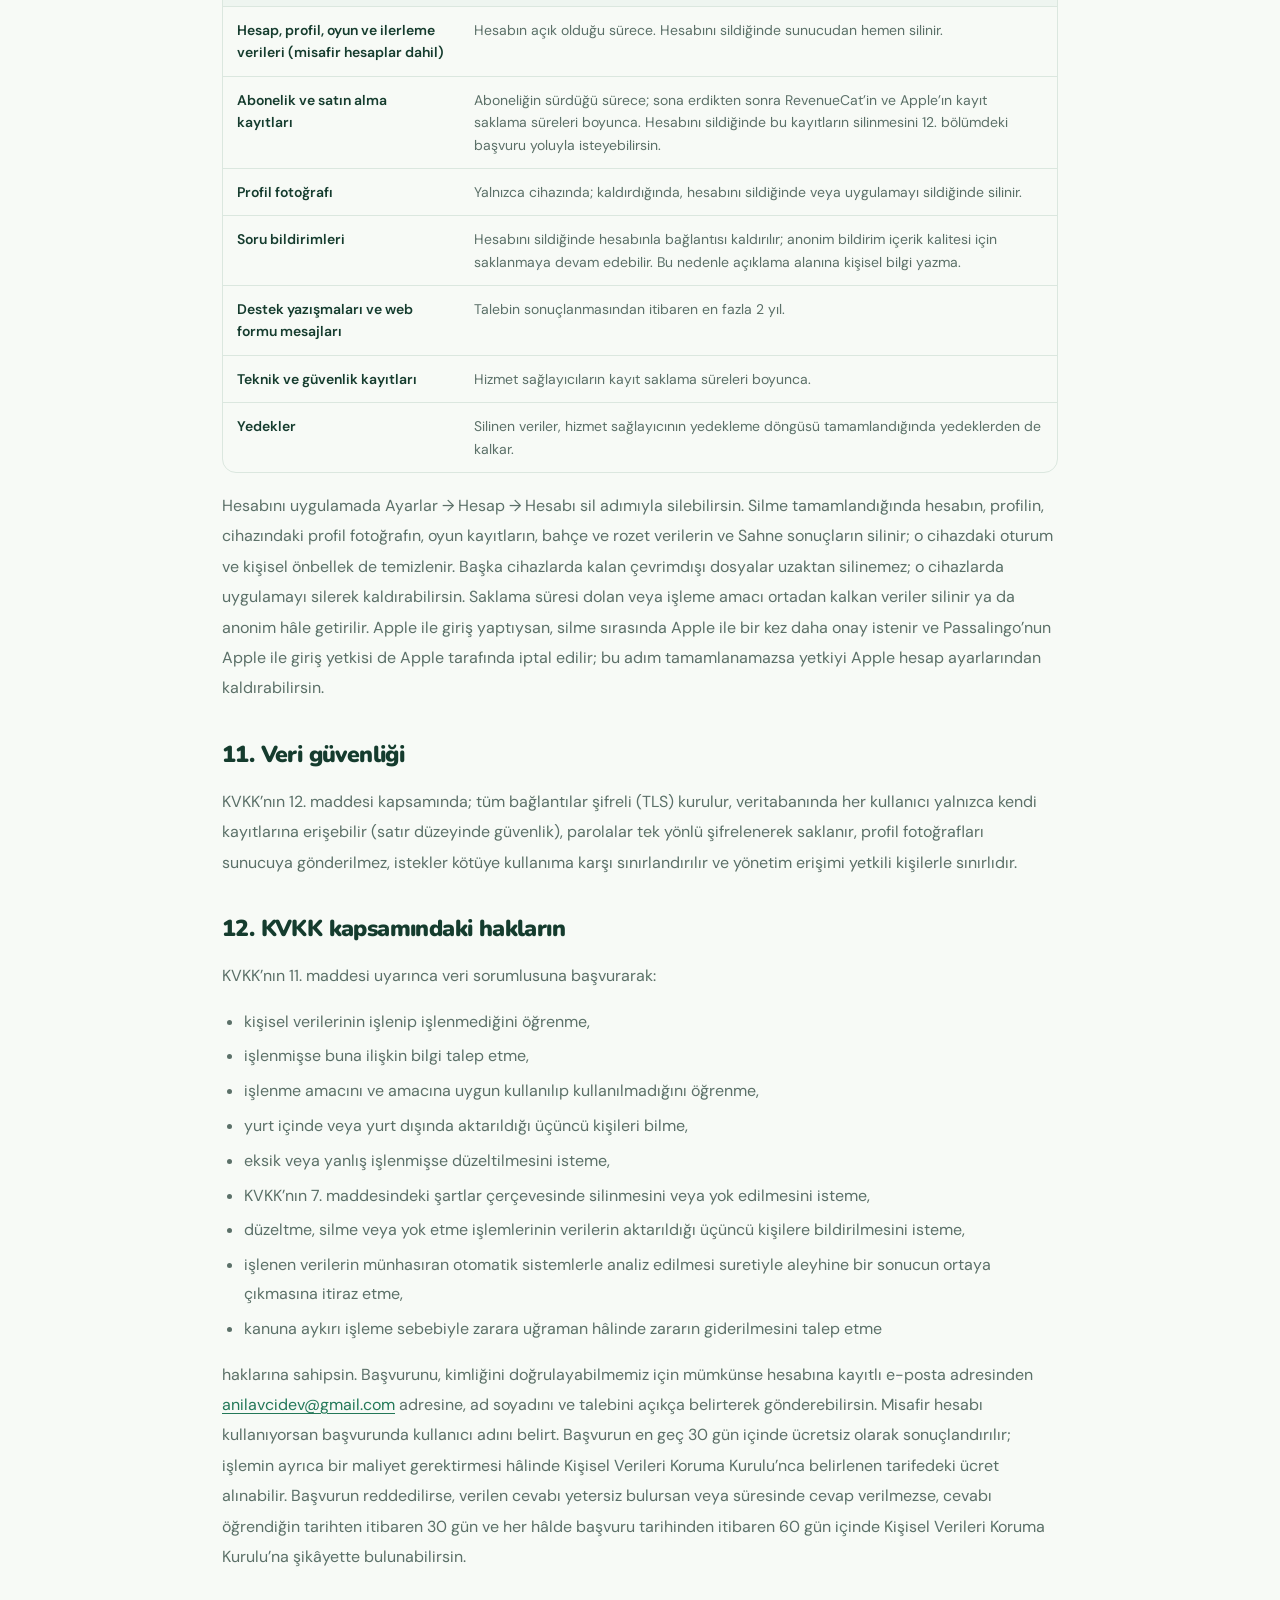
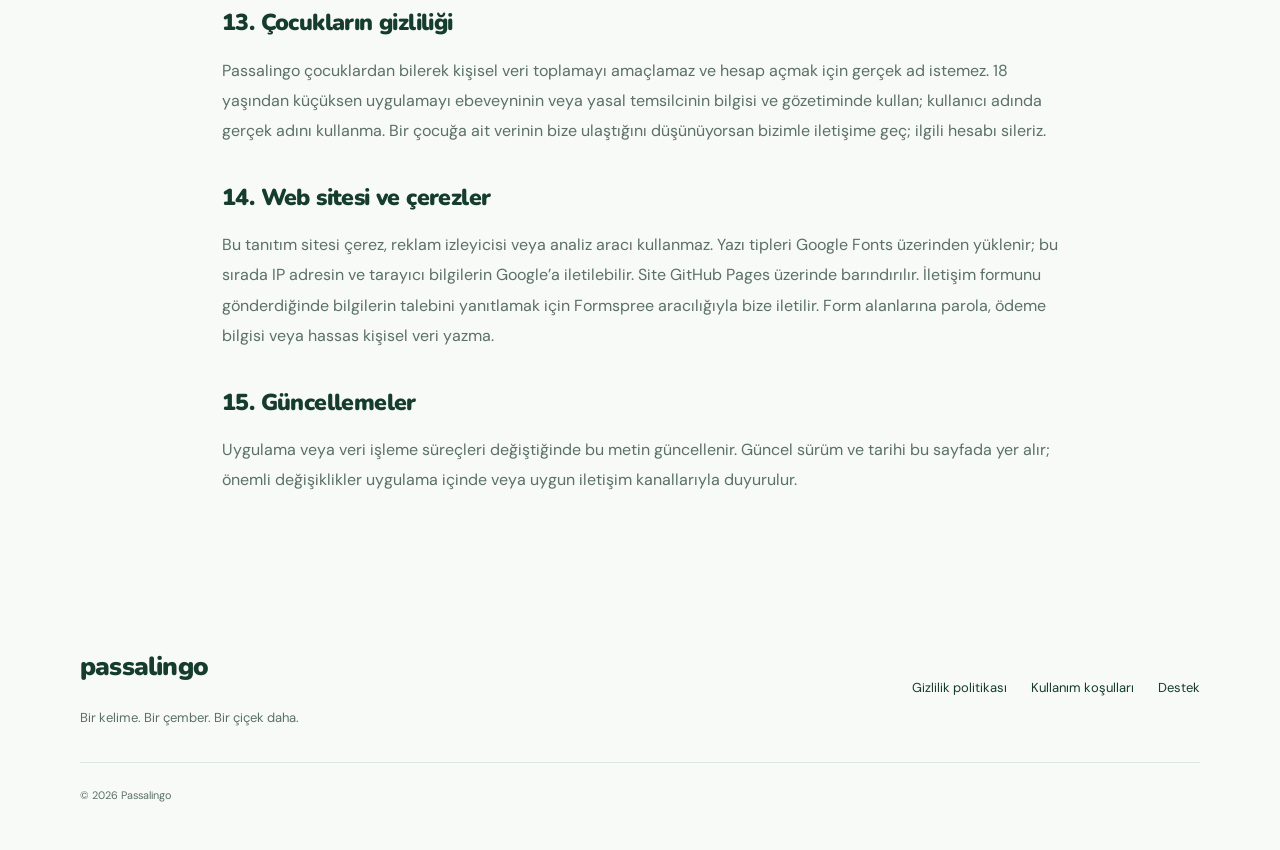
<file: privacy.html>
<!doctype html>
<html lang="tr">
<head>
<meta charset="utf-8">
<meta name="viewport" content="width=device-width,initial-scale=1">
<meta name="theme-color" content="#0b2320">
<title>Gizlilik politikası ve KVKK aydınlatma metni — Passalingo</title>
<meta name="description" content="Passalingo'nun kişisel verilerini hangi amaçla ve hangi hukuki sebeple işlediği, kimlere aktardığı ve KVKK kapsamındaki hakların.">
<meta property="og:title" content="Gizlilik politikası ve KVKK aydınlatma metni — Passalingo">
<meta property="og:description" content="Verilerin hakkında açık ve anlaşılır bilgi.">
<meta property="og:type" content="website">
<link rel="icon" href="assets/logo.png" type="image/png">
<link rel="stylesheet" href="styles.css">
<script src="script.js" defer></script>
</head>
<body>
<a class="skip" href="#main">İçeriğe geç</a>
<div class="topbar"><header>
  <a class="brand" href="index.html"><img src="assets/logo.png" alt="" width="32" height="32">passalingo</a>
  <nav aria-label="Ana gezinme"><a href="index.html#nasil">Nasıl oynanır?</a><a href="index.html#bahce">Bahçen</a><a href="index.html#sahne">Sahne</a><a href="index.html#plus">Plus</a><a class="nav-contact" href="index.html#iletisim">Destek</a></nav>
</header></div>

<main id="main" class="wrap legal">
<a class="back" href="index.html">Ana sayfaya dön</a>
<span class="eyebrow">PASSALINGO / YASAL BİLGİLER</span>
<h1>Gizlilik politikası ve KVKK aydınlatma metni</h1>
<p class="lead">Kişisel verilerini hangi amaçla ve hangi hukuki sebeple işlediğimizi, kimlere aktardığımızı ve haklarını açıklıyoruz.</p>
<p class="updated">Son güncelleme: 18 Ekim 2026</p>

<div class="legal-body">

<section class="summary">
<h2>Kısaca</h2>
<ul>
  <li>Hesap için yalnızca <b>e-posta adresin</b> (e-postayla kayıtta) ya da Apple’ın ilettiği e-posta (Apple ile girişte) ve bir <b>kullanıcı adı</b> istenir. Misafir olarak denersen e-posta istenmez.</li>
  <li>Kullanıcı adın ve seçtiğin çizim karakter <b>Sahne sıralamasında diğer kullanıcılara görünür</b>. Kullanıcı adında gerçek adını kullanmak zorunda değilsin.</li>
  <li>Ses kaydın, kamera görüntün ve yüz hareketlerin <b>cihazından çıkmaz</b>. Reklam, analiz veya izleme yazılımı kullanılmaz; verilerin satılmaz.</li>
  <li>Passalingo Plus satın alırsan ödemeyi <b>Apple</b> alır; kart bilgilerin bize ulaşmaz. Aboneliğini doğrulamak için RevenueCat’e yalnızca rastgele hesap kimliğin ve satın alma bilgilerin iletilir.</li>
  <li>Hesabını uygulamadan <b>istediğin an silebilirsin</b>; hesabına bağlı veriler sunucudan hemen silinir.</li>
</ul>
</section>

<section>
<h2>1. Veri sorumlusu</h2>
<p>Bu metin, 6698 sayılı Kişisel Verilerin Korunması Kanunu’nun (“KVKK”) 10. maddesi ve Aydınlatma Yükümlülüğünün Yerine Getirilmesinde Uyulacak Usul ve Esaslar Hakkında Tebliğ kapsamında hazırlanmıştır. Passalingo iOS uygulaması ve bu tanıtım sitesi bakımından veri sorumlusu, uygulamanın geliştiricisidir (“Passalingo”, “biz”). Kişisel verilerinle ilgili her türlü soru ve talep için: <a href="mailto:anilavcidev@gmail.com">anilavcidev@gmail.com</a>.</p>
</section>

<section>
<h2>2. Hangi kişisel verileri işliyoruz?</h2>
<div class="table-wrap"><table>
<thead><tr><th>Veri kategorisi</th><th>Veriler</th></tr></thead>
<tbody>
<tr><td data-label="Veri kategorisi">Kimlik ve hesap</td><td data-label="Veriler">E-postayla kayıtta e-posta adresi ve parola; Apple ile girişte Apple’ın ilettiği hesap kimliği ve e-posta adresi (Apple’ın gizlenmiş “relay” adresi olabilir); misafir girişte e-posta içermeyen anonim hesap kimliği. Parolan yalnızca tek yönlü şifrelenmiş (hash) olarak saklanır; biz göremeyiz.</td></tr>
<tr><td data-label="Veri kategorisi">Profil</td><td data-label="Veriler">Kullanıcı adı (zorunlu; 3–20 karakter), seçtiğin çizim karakter, ışık arkadaşına verdiğin ad, saat dilimi. İsteğe bağlı profil fotoğrafın yalnızca cihazında saklanır (bkz. 8. bölüm).</td></tr>
<tr><td data-label="Veri kategorisi">Öğrenme ve oyun kayıtları</td><td data-label="Veriler">Her soruya verdiğin cevabın metni (yazdığın ya da cihazında yazıya çevrilen cevap), doğru / yanlış / pas sonucu ve süresi; çember ve seviye ilerlemesi; kelime tekrar durumu; sulama serisi, bahçe ve rozet sayaçları; Sahne denemeleri, doğru sayısı, süre ve sıralama.</td></tr>
<tr><td data-label="Veri kategorisi">Abonelik ve satın alma</td><td data-label="Veriler">Passalingo Plus satın alırsan: abonelik durumu, plan, satın alma, deneme ve yenileme tarihleri, App Store işlem kimlikleri, ülke ve para birimi. Ödeme ve kart bilgilerin Apple tarafından işlenir; bize ulaşmaz.</td></tr>
<tr><td data-label="Veri kategorisi">Tercihler</td><td data-label="Veriler">Hatırlatma tercihi ve saat dilimi.</td></tr>
<tr><td data-label="Veri kategorisi">Talep ve geri bildirim</td><td data-label="Veriler">Uygulamadan gönderdiğin soru bildirimleri (seçtiğin neden ve isteğe bağlı en fazla 500 karakterlik açıklama); destek e-postaları; web iletişim formundaki ad, e-posta adresi ve mesaj.</td></tr>
<tr><td data-label="Veri kategorisi">İşlem güvenliği</td><td data-label="Veriler">Giriş ve oturum kayıtları, IP adresi, istek zamanları ve kötüye kullanımı önlemek için tutulan istek sayaçları gibi teknik kayıtlar.</td></tr>
</tbody>
</table></div>
<p><b>İşlemediğimiz veriler:</b> Konum, rehber, reklam kimliği ve cihazındaki diğer uygulamalara ait veriler toplanmaz. Sağlık, biyometrik veya başka bir özel nitelikli kişisel veri işlenmez. Yüz hareketleri yalnızca cihazında, anlık olarak karakteri hareket ettirmek için kullanılır; kaydedilmez, sunucuya gönderilmez ve kimlik tespiti için kullanılmaz.</p>
</section>

<section>
<h2>3. Verileri nasıl topluyoruz?</h2>
<p>Kişisel verilerin; uygulamada ve web sitesinde doldurduğun alanlar, Apple ile giriş yaptığında Apple’ın ilettiği bilgiler ve uygulamayı kullanırken otomatik olarak oluşan kayıtlar aracılığıyla, elektronik ortamda toplanır.</p>
</section>

<section>
<h2>4. Amaçlar ve hukuki sebepler</h2>
<div class="table-wrap"><table>
<thead><tr><th>Amaç</th><th>İlgili veriler</th><th>Hukuki sebep (KVKK m. 5/2)</th></tr></thead>
<tbody>
<tr><td data-label="Amaç">Hesap açma, giriş, e-posta doğrulama ve parola sıfırlama</td><td data-label="İlgili veriler">Kimlik ve hesap, profil</td><td data-label="Hukuki sebep (KVKK m. 5/2)">Sözleşmenin kurulması ve ifası (c)</td></tr>
<tr><td data-label="Amaç">Oyunu sunmak, cevapları değerlendirmek, ilerlemeni, bahçeni ve rozetlerini kaydetmek, cihazların arasında eşitlemek</td><td data-label="İlgili veriler">Profil, öğrenme ve oyun kayıtları, tercihler</td><td data-label="Hukuki sebep (KVKK m. 5/2)">Sözleşmenin kurulması ve ifası (c)</td></tr>
<tr><td data-label="Amaç">Passalingo Plus aboneliğini sunmak, satın almaları doğrulamak ve geri yüklemek</td><td data-label="İlgili veriler">Hesap kimliği, abonelik ve satın alma</td><td data-label="Hukuki sebep (KVKK m. 5/2)">Sözleşmenin kurulması ve ifası (c)</td></tr>
<tr><td data-label="Amaç">Sahne yarışmasını yürütmek ve sıralamayı diğer kullanıcılara göstermek</td><td data-label="İlgili veriler">Kullanıcı adı, çizim karakter, doğru sayısı, süre</td><td data-label="Hukuki sebep (KVKK m. 5/2)">Sözleşmenin kurulması ve ifası (c)</td></tr>
<tr><td data-label="Amaç">Hizmet ve hesap güvenliği, hile ve kötüye kullanımın önlenmesi</td><td data-label="İlgili veriler">İşlem güvenliği, oyun kayıtları</td><td data-label="Hukuki sebep (KVKK m. 5/2)">Veri güvenliğine ilişkin hukuki yükümlülük (ç) ve meşru menfaat (f)</td></tr>
<tr><td data-label="Amaç">Soru bildirimlerini incelemek ve içerikleri düzeltmek</td><td data-label="İlgili veriler">Soru bildirimleri</td><td data-label="Hukuki sebep (KVKK m. 5/2)">Meşru menfaat (f)</td></tr>
<tr><td data-label="Amaç">Destek ve iletişim taleplerini yanıtlamak</td><td data-label="İlgili veriler">Talep ve geri bildirim, hesap e-postası</td><td data-label="Hukuki sebep (KVKK m. 5/2)">Sözleşmenin ifası (c) ve meşru menfaat (f)</td></tr>
<tr><td data-label="Amaç">Hukuki talep ve uyuşmazlıkları yönetmek, yetkili makamların taleplerini karşılamak</td><td data-label="İlgili veriler">İlgili kategoriler, gerektiği ölçüde</td><td data-label="Hukuki sebep (KVKK m. 5/2)">Hukuki yükümlülük (ç) ve bir hakkın tesisi, kullanılması veya korunması (e)</td></tr>
</tbody>
</table></div>
<p>Bu amaçlar için açık rızana dayanmıyoruz. Kamera, mikrofon ve bildirim izinleri iOS’un cihaz izinleridir; bu izinlerle elde edilen ses ve görüntü bize ulaşmaz.</p>
</section>

<section>
<h2>5. Kullanıcı adı ve Sahne’de görünen bilgiler</h2>
<p>Kullanıcı adı, hesabını tanımlamak ve Sahne sıralamasında seni göstermek için istenir. Sahne’ye katıldığında kullanıcı adın, seçtiğin çizim karakter, doğru sayın ve süren uygulamayı kullanan diğer kişilere sıralamada görünür. Profil fotoğrafın sıralamada gösterilmez ve sunucuya gönderilmez; fotoğrafı yalnızca sen, kendi cihazında görürsün. Kullanıcı adında gerçek adını, soyadını veya seni tanıtabilecek başka bir bilgiyi kullanmamanı öneririz. Kullanıcı adını Bahçem ekranındaki düzenleme düğmesinden değiştirebilirsin.</p>
</section>

<section>
<h2>6. Misafir girişi</h2>
<p>“Misafir olarak dene” seçeneğinde e-posta ya da parola istenmez; ilerlemeni saklamak için sunucuda anonim bir hesap kimliği oluşturulur ve bir kullanıcı adı seçmen istenir. Bu hesap, kaydetmediğin sürece yalnızca bu cihazdaki oturuma bağlıdır: oturumdan çıkarsan veya uygulamayı silersen bu hesaba yeniden erişemezsin. Ayarlar → Hesap → Hesabını kaydet adımıyla misafir hesabına Apple ile giriş ya da e-posta adresi ve parola ekleyebilirsin; bu durumda hesap kimliğin değişmez, ilerlemen, bahçen, Sahne sonuçların ve kullanıcı adın aynı hesapta kalır ve e-posta adresin 2. bölümdeki “Kimlik ve hesap” verisi olarak işlenir. Misafir hesabındaki verilerin de silinmesini istiyorsan, çıkış yapmadan önce Ayarlar → Hesap → Hesabı sil adımını kullan.</p>
</section>

<section>
<h2>7. Cihazında kalan veriler</h2>
<p>Sesli cevapların Apple’ın cihaz üzerindeki konuşma tanıma özelliğiyle iPhone’unda yazıya çevrilir; ses kaydın Passalingo’ya veya başka bir sunucuya gönderilmez. İlk kullanımda Apple, İngilizce konuşma modelini cihazına indirebilir. Kamera isteğe bağlıdır: yüzünü çemberde göstermek veya hareketli karakterin baş hareketini ve gülümsemeni taklit etmesi için yalnızca cihazında kullanılır, kaydedilmez. Hatırlatma, günün tohumu ve haftalık rapor bildirimleri cihazında yerel olarak planlanır. İndirilen çemberler ve soru sesleri, görünüm tercihlerin ve widget’ın gösterdiği bahçe özeti de cihazında tutulur. Bu veriler uygulamayı sildiğinde cihazından silinir. İzinleri iOS Ayarlar’dan istediğin zaman değiştirebilirsin.</p>
</section>

<section>
<h2>8. Profil fotoğrafı</h2>
<p>Fotoğraf eklemek tamamen isteğe bağlıdır. Uygulama yalnızca seçtiğin görsele erişir; fotoğraf küçültülüp yeniden kodlanır ve konum (GPS) ile diğer EXIF bilgileri taşınmaz. Fotoğraf <b>yalnızca cihazında</b> saklanır, sunucumuza yüklenmez ve başka kullanıcılara gösterilmez; Sahne’de seçtiğin çizim karakter görünür. Uygulamanın eski bir sürümünde fotoğraf yüklediysen, uygulamayı açtığında bu fotoğraf cihazına taşınır ve sunucudan silinir.</p>
</section>

<section>
<h2>9. Kişisel verilerin aktarılması</h2>
<p>Kişisel verilerin satılmaz ve reklam amacıyla paylaşılmaz. Verilerin, yalnızca yukarıdaki amaçlarla sınırlı olarak aşağıdaki hizmet sağlayıcılara aktarılır. Bu sağlayıcıların sunucuları yurt dışında bulunduğundan aktarım, KVKK’nın 9. maddesinde öngörülen şartlara uygun olarak gerçekleştirilir.</p>
<div class="table-wrap"><table>
<thead><tr><th>Alıcı</th><th>Hizmet ve aktarılan veriler</th><th>Konum</th></tr></thead>
<tbody>
<tr><td data-label="Alıcı">Supabase, Inc.</td><td data-label="Hizmet ve aktarılan veriler">Hesap ve kimlik doğrulama, veritabanı, soru sesi depolama, doğrulama ve parola sıfırlama e-postalarının gönderimi. Uygulamada işlenen hesap, profil, oyun ve güvenlik verileri.</td><td data-label="Konum">Sunucular AB (İrlanda); şirket ABD</td></tr>
<tr><td data-label="Alıcı">RevenueCat, Inc.</td><td data-label="Hizmet ve aktarılan veriler">Passalingo Plus aboneliğinin yönetimi ve doğrulanması. Rastgele oluşturulmuş hesap kimliğin, abonelik ve satın alma bilgileri, cihaz modeli, iOS ve uygulama sürümü, IP adresi gibi teknik bilgiler. E-posta adresin ve kullanıcı adın iletilmez.</td><td data-label="Konum">ABD</td></tr>
<tr><td data-label="Alıcı">Apple Inc.</td><td data-label="Hizmet ve aktarılan veriler">Apple ile giriş; App Store üzerinden satın alma ve ödeme. Apple’ın kendi hizmeti olarak Apple’ın gizlilik koşullarına tabidir.</td><td data-label="Konum">ABD / AB</td></tr>
<tr><td data-label="Alıcı">Formspree, Inc.</td><td data-label="Hizmet ve aktarılan veriler">Web sitesindeki iletişim formu: ad, e-posta adresi, mesaj ve teknik kayıtlar.</td><td data-label="Konum">ABD</td></tr>
<tr><td data-label="Alıcı">GitHub, Inc.</td><td data-label="Hizmet ve aktarılan veriler">Web sitesinin barındırılması: siteyi ziyaret ettiğinde IP adresi ve istek kayıtları.</td><td data-label="Konum">ABD</td></tr>
<tr><td data-label="Alıcı">Google LLC</td><td data-label="Hizmet ve aktarılan veriler">Web sitesindeki yazı tipleri (Google Fonts) ve destek e-postalarının yürütüldüğü e-posta hizmeti: IP adresi, e-posta yazışmaları.</td><td data-label="Konum">ABD</td></tr>
</tbody>
</table></div>
<p>Kanunen yetkili kamu kurum ve kuruluşlarının talebi hâlinde, ilgili mevzuatın gerektirdiği ölçüde bilgi paylaşılabilir. Sağlayıcıların veri uygulamaları için: <a href="https://www.apple.com/legal/privacy/" target="_blank" rel="noopener noreferrer">Apple</a>, <a href="https://supabase.com/privacy" target="_blank" rel="noopener noreferrer">Supabase</a>, <a href="https://www.revenuecat.com/privacy" target="_blank" rel="noopener noreferrer">RevenueCat</a>, <a href="https://formspree.io/legal/privacy-policy/" target="_blank" rel="noopener noreferrer">Formspree</a>.</p>
</section>

<section>
<h2>10. Saklama süreleri ve silme</h2>
<div class="table-wrap"><table>
<thead><tr><th>Veri</th><th>Saklama süresi</th></tr></thead>
<tbody>
<tr><td data-label="Veri">Hesap, profil, oyun ve ilerleme verileri (misafir hesaplar dahil)</td><td data-label="Saklama süresi">Hesabın açık olduğu sürece. Hesabını sildiğinde sunucudan hemen silinir.</td></tr>
<tr><td data-label="Veri">Abonelik ve satın alma kayıtları</td><td data-label="Saklama süresi">Aboneliğin sürdüğü sürece; sona erdikten sonra RevenueCat’in ve Apple’ın kayıt saklama süreleri boyunca. Hesabını sildiğinde bu kayıtların silinmesini 12. bölümdeki başvuru yoluyla isteyebilirsin.</td></tr>
<tr><td data-label="Veri">Profil fotoğrafı</td><td data-label="Saklama süresi">Yalnızca cihazında; kaldırdığında, hesabını sildiğinde veya uygulamayı sildiğinde silinir.</td></tr>
<tr><td data-label="Veri">Soru bildirimleri</td><td data-label="Saklama süresi">Hesabını sildiğinde hesabınla bağlantısı kaldırılır; anonim bildirim içerik kalitesi için saklanmaya devam edebilir. Bu nedenle açıklama alanına kişisel bilgi yazma.</td></tr>
<tr><td data-label="Veri">Destek yazışmaları ve web formu mesajları</td><td data-label="Saklama süresi">Talebin sonuçlanmasından itibaren en fazla 2 yıl.</td></tr>
<tr><td data-label="Veri">Teknik ve güvenlik kayıtları</td><td data-label="Saklama süresi">Hizmet sağlayıcıların kayıt saklama süreleri boyunca.</td></tr>
<tr><td data-label="Veri">Yedekler</td><td data-label="Saklama süresi">Silinen veriler, hizmet sağlayıcının yedekleme döngüsü tamamlandığında yedeklerden de kalkar.</td></tr>
</tbody>
</table></div>
<p>Hesabını uygulamada Ayarlar → Hesap → Hesabı sil adımıyla silebilirsin. Silme tamamlandığında hesabın, profilin, cihazındaki profil fotoğrafın, oyun kayıtların, bahçe ve rozet verilerin ve Sahne sonuçların silinir; o cihazdaki oturum ve kişisel önbellek de temizlenir. Başka cihazlarda kalan çevrimdışı dosyalar uzaktan silinemez; o cihazlarda uygulamayı silerek kaldırabilirsin. Saklama süresi dolan veya işleme amacı ortadan kalkan veriler silinir ya da anonim hâle getirilir. Apple ile giriş yaptıysan, silme sırasında Apple ile bir kez daha onay istenir ve Passalingo’nun Apple ile giriş yetkisi de Apple tarafında iptal edilir; bu adım tamamlanamazsa yetkiyi Apple hesap ayarlarından kaldırabilirsin.</p>
</section>

<section>
<h2>11. Veri güvenliği</h2>
<p>KVKK’nın 12. maddesi kapsamında; tüm bağlantılar şifreli (TLS) kurulur, veritabanında her kullanıcı yalnızca kendi kayıtlarına erişebilir (satır düzeyinde güvenlik), parolalar tek yönlü şifrelenerek saklanır, profil fotoğrafları sunucuya gönderilmez, istekler kötüye kullanıma karşı sınırlandırılır ve yönetim erişimi yetkili kişilerle sınırlıdır.</p>
</section>

<section>
<h2>12. KVKK kapsamındaki hakların</h2>
<p>KVKK’nın 11. maddesi uyarınca veri sorumlusuna başvurarak:</p>
<ul>
  <li>kişisel verilerinin işlenip işlenmediğini öğrenme,</li>
  <li>işlenmişse buna ilişkin bilgi talep etme,</li>
  <li>işlenme amacını ve amacına uygun kullanılıp kullanılmadığını öğrenme,</li>
  <li>yurt içinde veya yurt dışında aktarıldığı üçüncü kişileri bilme,</li>
  <li>eksik veya yanlış işlenmişse düzeltilmesini isteme,</li>
  <li>KVKK’nın 7. maddesindeki şartlar çerçevesinde silinmesini veya yok edilmesini isteme,</li>
  <li>düzeltme, silme veya yok etme işlemlerinin verilerin aktarıldığı üçüncü kişilere bildirilmesini isteme,</li>
  <li>işlenen verilerin münhasıran otomatik sistemlerle analiz edilmesi suretiyle aleyhine bir sonucun ortaya çıkmasına itiraz etme,</li>
  <li>kanuna aykırı işleme sebebiyle zarara uğraman hâlinde zararın giderilmesini talep etme</li>
</ul>
<p>haklarına sahipsin. Başvurunu, kimliğini doğrulayabilmemiz için mümkünse hesabına kayıtlı e-posta adresinden <a href="mailto:anilavcidev@gmail.com">anilavcidev@gmail.com</a> adresine, ad soyadını ve talebini açıkça belirterek gönderebilirsin. Misafir hesabı kullanıyorsan başvurunda kullanıcı adını belirt. Başvurun en geç 30 gün içinde ücretsiz olarak sonuçlandırılır; işlemin ayrıca bir maliyet gerektirmesi hâlinde Kişisel Verileri Koruma Kurulu’nca belirlenen tarifedeki ücret alınabilir. Başvurun reddedilirse, verilen cevabı yetersiz bulursan veya süresinde cevap verilmezse, cevabı öğrendiğin tarihten itibaren 30 gün ve her hâlde başvuru tarihinden itibaren 60 gün içinde Kişisel Verileri Koruma Kurulu’na şikâyette bulunabilirsin.</p>
</section>

<section>
<h2>13. Çocukların gizliliği</h2>
<p>Passalingo çocuklardan bilerek kişisel veri toplamayı amaçlamaz ve hesap açmak için gerçek ad istemez. 18 yaşından küçüksen uygulamayı ebeveyninin veya yasal temsilcinin bilgisi ve gözetiminde kullan; kullanıcı adında gerçek adını kullanma. Bir çocuğa ait verinin bize ulaştığını düşünüyorsan bizimle iletişime geç; ilgili hesabı sileriz.</p>
</section>

<section>
<h2>14. Web sitesi ve çerezler</h2>
<p>Bu tanıtım sitesi çerez, reklam izleyicisi veya analiz aracı kullanmaz. Yazı tipleri Google Fonts üzerinden yüklenir; bu sırada IP adresin ve tarayıcı bilgilerin Google’a iletilebilir. Site GitHub Pages üzerinde barındırılır. İletişim formunu gönderdiğinde bilgilerin talebini yanıtlamak için Formspree aracılığıyla bize iletilir. Form alanlarına parola, ödeme bilgisi veya hassas kişisel veri yazma.</p>
</section>

<section>
<h2>15. Güncellemeler</h2>
<p>Uygulama veya veri işleme süreçleri değiştiğinde bu metin güncellenir. Güncel sürüm ve tarihi bu sayfada yer alır; önemli değişiklikler uygulama içinde veya uygun iletişim kanallarıyla duyurulur.</p>
</section>

</div>
</main>

<footer>
  <a class="brand" href="index.html">passalingo</a>
  <p>Bir kelime. Bir çember. Bir çiçek daha.</p>
  <div><a href="privacy.html">Gizlilik politikası</a><a href="terms.html">Kullanım koşulları</a><a href="mailto:anilavcidev@gmail.com">Destek</a></div>
  <small>© 2026 Passalingo</small>
</footer>
</body>
</html>
</file>
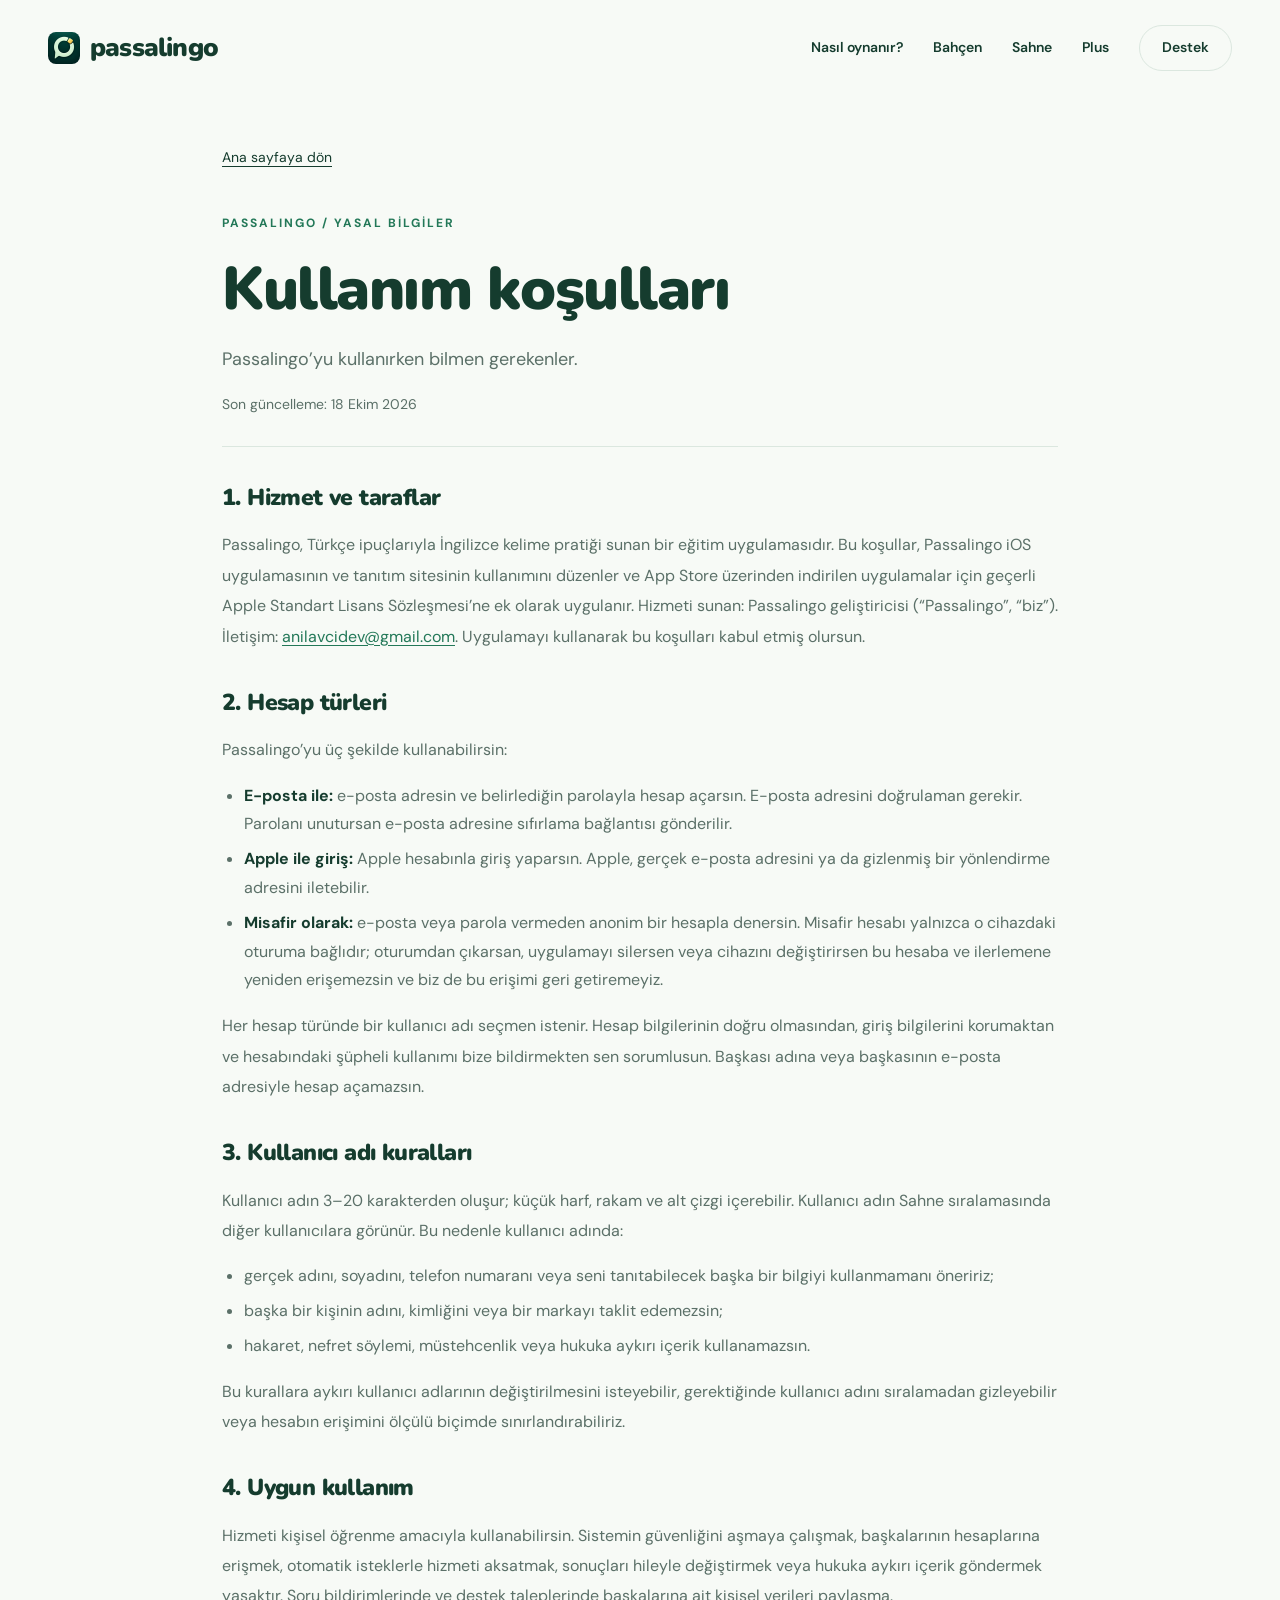
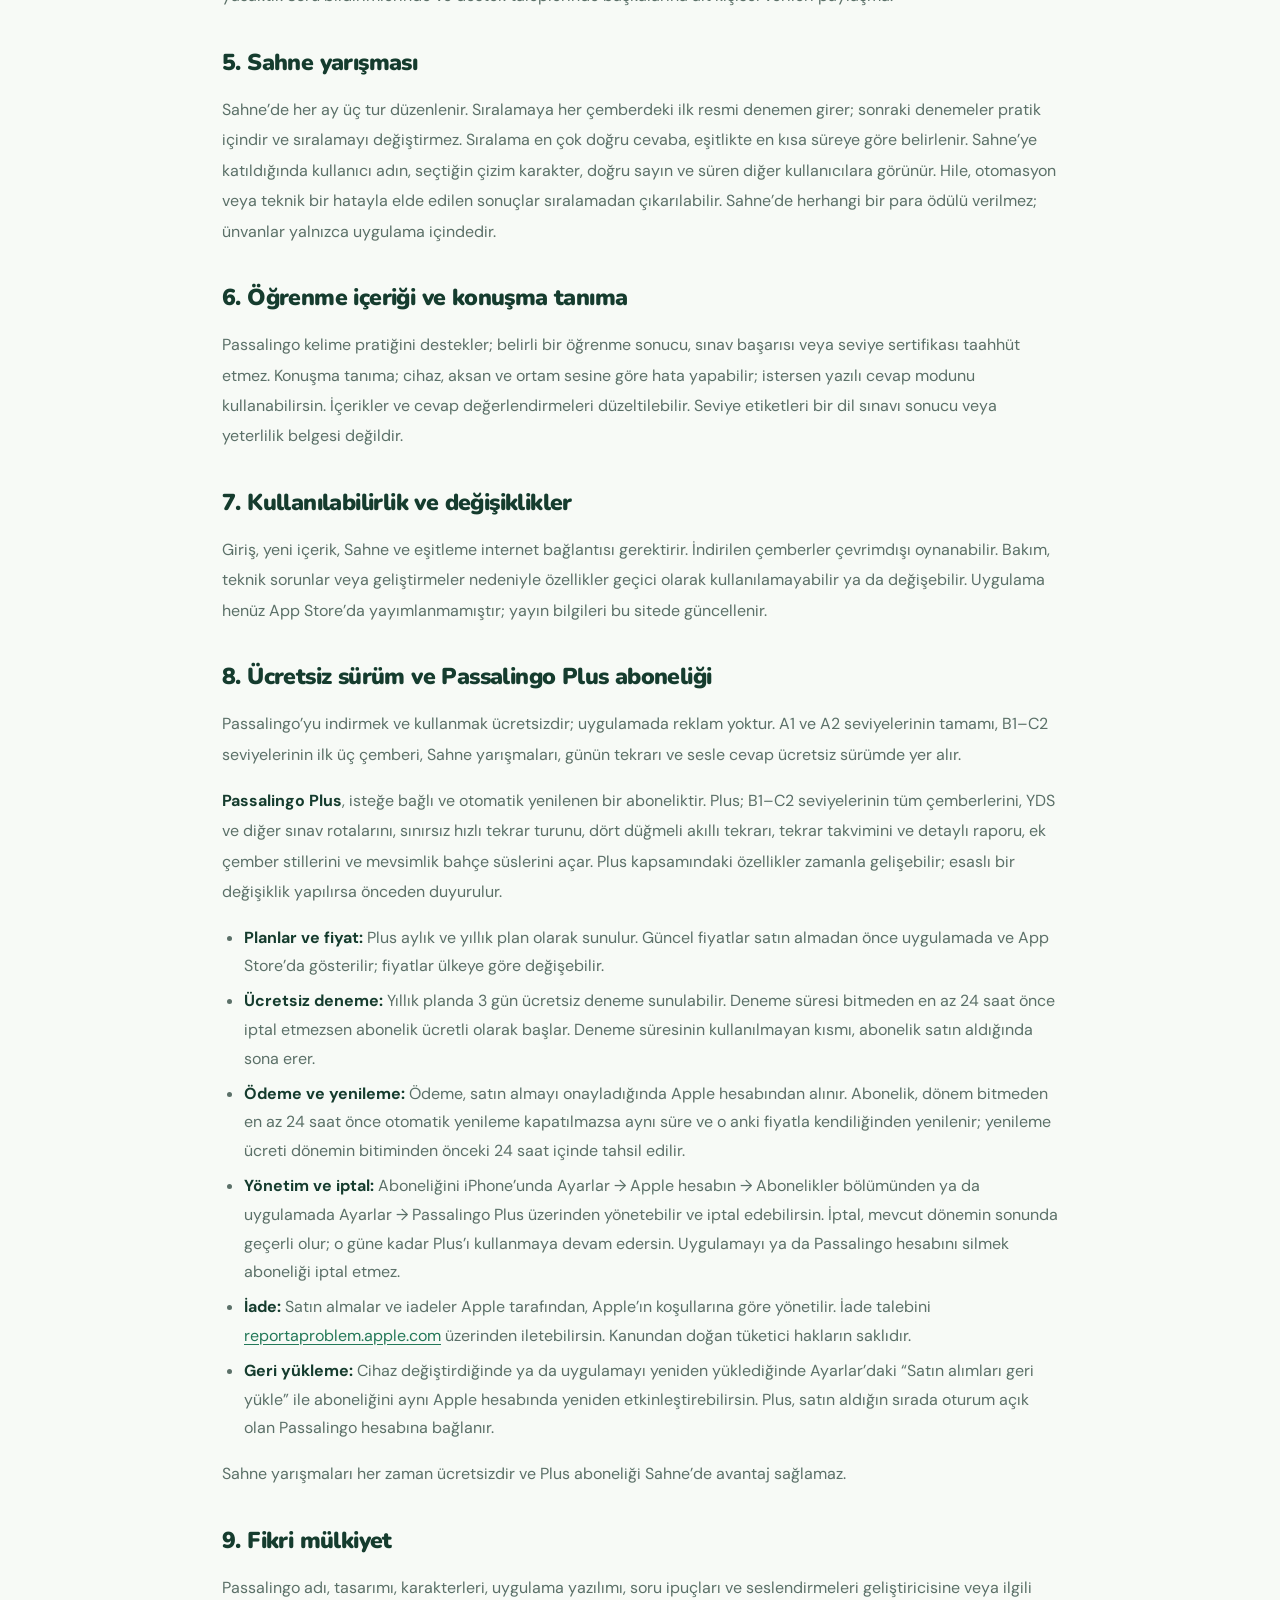
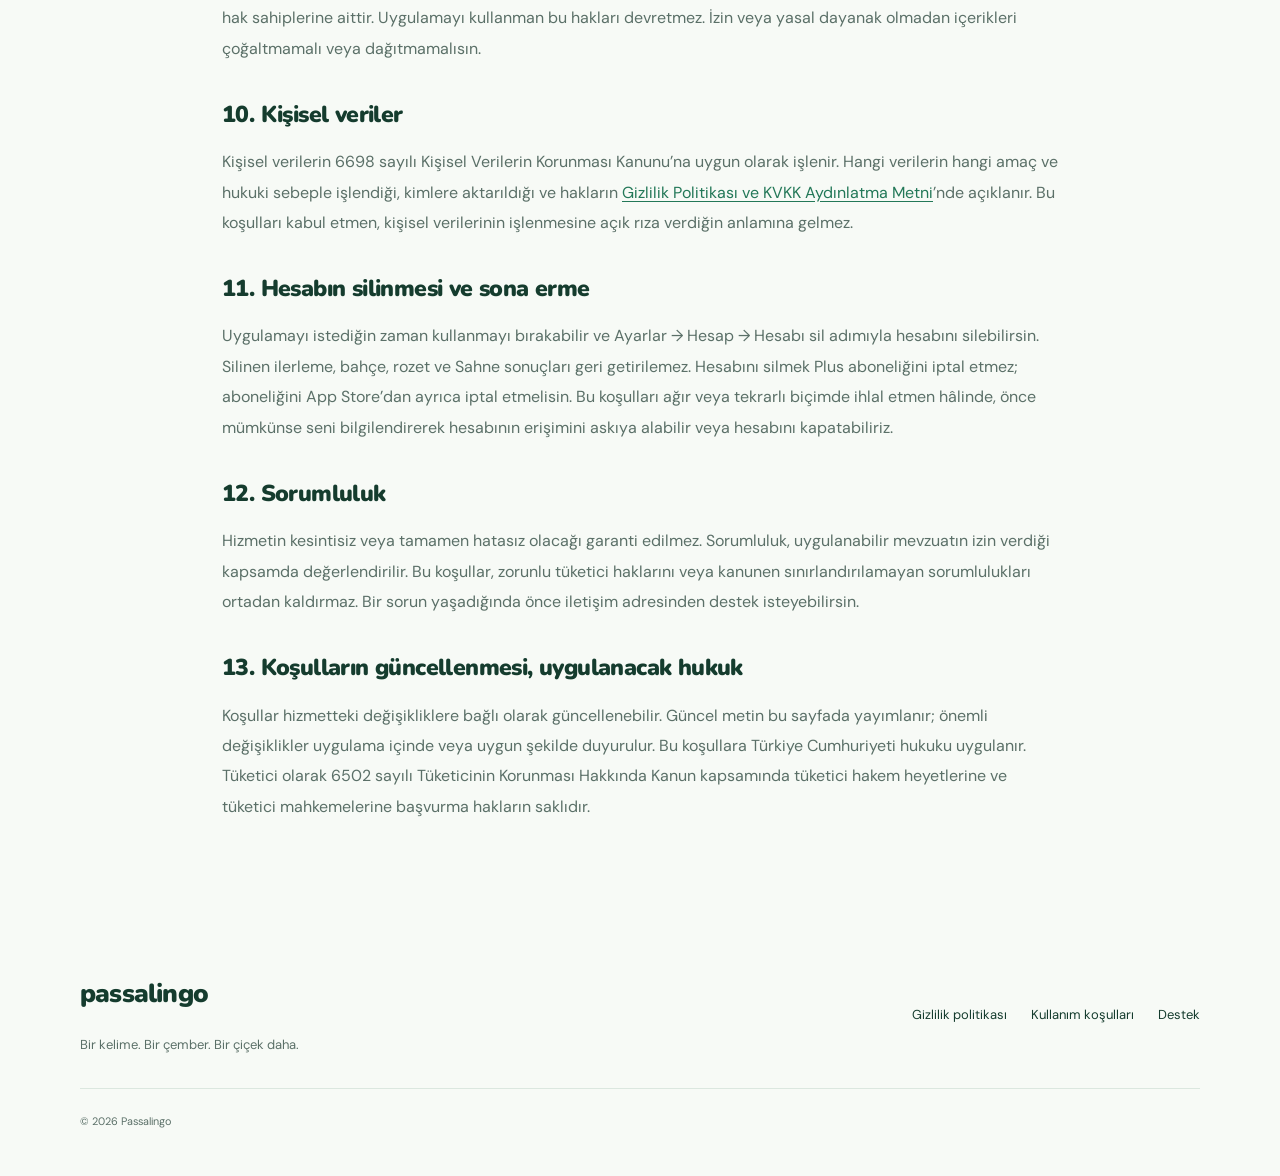
<file: terms.html>
<!doctype html>
<html lang="tr">
<head>
<meta charset="utf-8">
<meta name="viewport" content="width=device-width,initial-scale=1">
<meta name="theme-color" content="#0b2320">
<title>Kullanım koşulları — Passalingo</title>
<meta name="description" content="Passalingo’yu kullanırken bilmen gerekenler.">
<meta property="og:title" content="Kullanım koşulları — Passalingo">
<meta property="og:description" content="Passalingo’yu kullanırken bilmen gerekenler.">
<meta property="og:type" content="website">
<link rel="icon" href="assets/logo.png" type="image/png">
<link rel="stylesheet" href="styles.css">
<script src="script.js" defer></script>
</head>
<body>
<a class="skip" href="#main">İçeriğe geç</a>
<div class="topbar"><header>
  <a class="brand" href="index.html"><img src="assets/logo.png" alt="" width="32" height="32">passalingo</a>
  <nav aria-label="Ana gezinme"><a href="index.html#nasil">Nasıl oynanır?</a><a href="index.html#bahce">Bahçen</a><a href="index.html#sahne">Sahne</a><a href="index.html#plus">Plus</a><a class="nav-contact" href="index.html#iletisim">Destek</a></nav>
</header></div>

<main id="main" class="wrap legal">
<a class="back" href="index.html">Ana sayfaya dön</a>
<span class="eyebrow">PASSALINGO / YASAL BİLGİLER</span>
<h1>Kullanım koşulları</h1>
<p class="lead">Passalingo’yu kullanırken bilmen gerekenler.</p>
<p class="updated">Son güncelleme: 18 Ekim 2026</p>

<div class="legal-body">

<section>
<h2>1. Hizmet ve taraflar</h2>
<p>Passalingo, Türkçe ipuçlarıyla İngilizce kelime pratiği sunan bir eğitim uygulamasıdır. Bu koşullar, Passalingo iOS uygulamasının ve tanıtım sitesinin kullanımını düzenler ve App Store üzerinden indirilen uygulamalar için geçerli Apple Standart Lisans Sözleşmesi’ne ek olarak uygulanır. Hizmeti sunan: Passalingo geliştiricisi (“Passalingo”, “biz”). İletişim: <a href="mailto:anilavcidev@gmail.com">anilavcidev@gmail.com</a>. Uygulamayı kullanarak bu koşulları kabul etmiş olursun.</p>
</section>

<section>
<h2>2. Hesap türleri</h2>
<p>Passalingo’yu üç şekilde kullanabilirsin:</p>
<ul>
  <li><b>E-posta ile:</b> e-posta adresin ve belirlediğin parolayla hesap açarsın. E-posta adresini doğrulaman gerekir. Parolanı unutursan e-posta adresine sıfırlama bağlantısı gönderilir.</li>
  <li><b>Apple ile giriş:</b> Apple hesabınla giriş yaparsın. Apple, gerçek e-posta adresini ya da gizlenmiş bir yönlendirme adresini iletebilir.</li>
  <li><b>Misafir olarak:</b> e-posta veya parola vermeden anonim bir hesapla denersin. Misafir hesabı yalnızca o cihazdaki oturuma bağlıdır; oturumdan çıkarsan, uygulamayı silersen veya cihazını değiştirirsen bu hesaba ve ilerlemene yeniden erişemezsin ve biz de bu erişimi geri getiremeyiz.</li>
</ul>
<p>Her hesap türünde bir kullanıcı adı seçmen istenir. Hesap bilgilerinin doğru olmasından, giriş bilgilerini korumaktan ve hesabındaki şüpheli kullanımı bize bildirmekten sen sorumlusun. Başkası adına veya başkasının e-posta adresiyle hesap açamazsın.</p>
</section>

<section>
<h2>3. Kullanıcı adı kuralları</h2>
<p>Kullanıcı adın 3–20 karakterden oluşur; küçük harf, rakam ve alt çizgi içerebilir. Kullanıcı adın Sahne sıralamasında diğer kullanıcılara görünür. Bu nedenle kullanıcı adında:</p>
<ul>
  <li>gerçek adını, soyadını, telefon numaranı veya seni tanıtabilecek başka bir bilgiyi kullanmamanı öneririz;</li>
  <li>başka bir kişinin adını, kimliğini veya bir markayı taklit edemezsin;</li>
  <li>hakaret, nefret söylemi, müstehcenlik veya hukuka aykırı içerik kullanamazsın.</li>
</ul>
<p>Bu kurallara aykırı kullanıcı adlarının değiştirilmesini isteyebilir, gerektiğinde kullanıcı adını sıralamadan gizleyebilir veya hesabın erişimini ölçülü biçimde sınırlandırabiliriz.</p>
</section>

<section>
<h2>4. Uygun kullanım</h2>
<p>Hizmeti kişisel öğrenme amacıyla kullanabilirsin. Sistemin güvenliğini aşmaya çalışmak, başkalarının hesaplarına erişmek, otomatik isteklerle hizmeti aksatmak, sonuçları hileyle değiştirmek veya hukuka aykırı içerik göndermek yasaktır. Soru bildirimlerinde ve destek taleplerinde başkalarına ait kişisel verileri paylaşma.</p>
</section>

<section>
<h2>5. Sahne yarışması</h2>
<p>Sahne’de her ay üç tur düzenlenir. Sıralamaya her çemberdeki ilk resmi denemen girer; sonraki denemeler pratik içindir ve sıralamayı değiştirmez. Sıralama en çok doğru cevaba, eşitlikte en kısa süreye göre belirlenir. Sahne’ye katıldığında kullanıcı adın, seçtiğin çizim karakter, doğru sayın ve süren diğer kullanıcılara görünür. Hile, otomasyon veya teknik bir hatayla elde edilen sonuçlar sıralamadan çıkarılabilir. Sahne’de herhangi bir para ödülü verilmez; ünvanlar yalnızca uygulama içindedir.</p>
</section>

<section>
<h2>6. Öğrenme içeriği ve konuşma tanıma</h2>
<p>Passalingo kelime pratiğini destekler; belirli bir öğrenme sonucu, sınav başarısı veya seviye sertifikası taahhüt etmez. Konuşma tanıma; cihaz, aksan ve ortam sesine göre hata yapabilir; istersen yazılı cevap modunu kullanabilirsin. İçerikler ve cevap değerlendirmeleri düzeltilebilir. Seviye etiketleri bir dil sınavı sonucu veya yeterlilik belgesi değildir.</p>
</section>

<section>
<h2>7. Kullanılabilirlik ve değişiklikler</h2>
<p>Giriş, yeni içerik, Sahne ve eşitleme internet bağlantısı gerektirir. İndirilen çemberler çevrimdışı oynanabilir. Bakım, teknik sorunlar veya geliştirmeler nedeniyle özellikler geçici olarak kullanılamayabilir ya da değişebilir. Uygulama henüz App Store’da yayımlanmamıştır; yayın bilgileri bu sitede güncellenir.</p>
</section>

<section>
<h2 id="abonelik">8. Ücretsiz sürüm ve Passalingo Plus aboneliği</h2>
<p>Passalingo’yu indirmek ve kullanmak ücretsizdir; uygulamada reklam yoktur. A1 ve A2 seviyelerinin tamamı, B1–C2 seviyelerinin ilk üç çemberi, Sahne yarışmaları, günün tekrarı ve sesle cevap ücretsiz sürümde yer alır.</p>
<p><b>Passalingo Plus</b>, isteğe bağlı ve otomatik yenilenen bir aboneliktir. Plus; B1–C2 seviyelerinin tüm çemberlerini, YDS ve diğer sınav rotalarını, sınırsız hızlı tekrar turunu, dört düğmeli akıllı tekrarı, tekrar takvimini ve detaylı raporu, ek çember stillerini ve mevsimlik bahçe süslerini açar. Plus kapsamındaki özellikler zamanla gelişebilir; esaslı bir değişiklik yapılırsa önceden duyurulur.</p>
<ul>
  <li><b>Planlar ve fiyat:</b> Plus aylık ve yıllık plan olarak sunulur. Güncel fiyatlar satın almadan önce uygulamada ve App Store’da gösterilir; fiyatlar ülkeye göre değişebilir.</li>
  <li><b>Ücretsiz deneme:</b> Yıllık planda 3 gün ücretsiz deneme sunulabilir. Deneme süresi bitmeden en az 24 saat önce iptal etmezsen abonelik ücretli olarak başlar. Deneme süresinin kullanılmayan kısmı, abonelik satın aldığında sona erer.</li>
  <li><b>Ödeme ve yenileme:</b> Ödeme, satın almayı onayladığında Apple hesabından alınır. Abonelik, dönem bitmeden en az 24 saat önce otomatik yenileme kapatılmazsa aynı süre ve o anki fiyatla kendiliğinden yenilenir; yenileme ücreti dönemin bitiminden önceki 24 saat içinde tahsil edilir.</li>
  <li><b>Yönetim ve iptal:</b> Aboneliğini iPhone’unda Ayarlar → Apple hesabın → Abonelikler bölümünden ya da uygulamada Ayarlar → Passalingo Plus üzerinden yönetebilir ve iptal edebilirsin. İptal, mevcut dönemin sonunda geçerli olur; o güne kadar Plus’ı kullanmaya devam edersin. Uygulamayı ya da Passalingo hesabını silmek aboneliği iptal etmez.</li>
  <li><b>İade:</b> Satın almalar ve iadeler Apple tarafından, Apple’ın koşullarına göre yönetilir. İade talebini <a href="https://reportaproblem.apple.com" target="_blank" rel="noopener noreferrer">reportaproblem.apple.com</a> üzerinden iletebilirsin. Kanundan doğan tüketici hakların saklıdır.</li>
  <li><b>Geri yükleme:</b> Cihaz değiştirdiğinde ya da uygulamayı yeniden yüklediğinde Ayarlar’daki “Satın alımları geri yükle” ile aboneliğini aynı Apple hesabında yeniden etkinleştirebilirsin. Plus, satın aldığın sırada oturum açık olan Passalingo hesabına bağlanır.</li>
</ul>
<p>Sahne yarışmaları her zaman ücretsizdir ve Plus aboneliği Sahne’de avantaj sağlamaz.</p>
</section>

<section>
<h2>9. Fikri mülkiyet</h2>
<p>Passalingo adı, tasarımı, karakterleri, uygulama yazılımı, soru ipuçları ve seslendirmeleri geliştiricisine veya ilgili hak sahiplerine aittir. Uygulamayı kullanman bu hakları devretmez. İzin veya yasal dayanak olmadan içerikleri çoğaltmamalı veya dağıtmamalısın.</p>
</section>

<section>
<h2>10. Kişisel veriler</h2>
<p>Kişisel verilerin 6698 sayılı Kişisel Verilerin Korunması Kanunu’na uygun olarak işlenir. Hangi verilerin hangi amaç ve hukuki sebeple işlendiği, kimlere aktarıldığı ve hakların <a href="privacy.html">Gizlilik Politikası ve KVKK Aydınlatma Metni</a>’nde açıklanır. Bu koşulları kabul etmen, kişisel verilerinin işlenmesine açık rıza verdiğin anlamına gelmez.</p>
</section>

<section>
<h2>11. Hesabın silinmesi ve sona erme</h2>
<p>Uygulamayı istediğin zaman kullanmayı bırakabilir ve Ayarlar → Hesap → Hesabı sil adımıyla hesabını silebilirsin. Silinen ilerleme, bahçe, rozet ve Sahne sonuçları geri getirilemez. Hesabını silmek Plus aboneliğini iptal etmez; aboneliğini App Store’dan ayrıca iptal etmelisin. Bu koşulları ağır veya tekrarlı biçimde ihlal etmen hâlinde, önce mümkünse seni bilgilendirerek hesabının erişimini askıya alabilir veya hesabını kapatabiliriz.</p>
</section>

<section>
<h2>12. Sorumluluk</h2>
<p>Hizmetin kesintisiz veya tamamen hatasız olacağı garanti edilmez. Sorumluluk, uygulanabilir mevzuatın izin verdiği kapsamda değerlendirilir. Bu koşullar, zorunlu tüketici haklarını veya kanunen sınırlandırılamayan sorumlulukları ortadan kaldırmaz. Bir sorun yaşadığında önce iletişim adresinden destek isteyebilirsin.</p>
</section>

<section>
<h2>13. Koşulların güncellenmesi, uygulanacak hukuk</h2>
<p>Koşullar hizmetteki değişikliklere bağlı olarak güncellenebilir. Güncel metin bu sayfada yayımlanır; önemli değişiklikler uygulama içinde veya uygun şekilde duyurulur. Bu koşullara Türkiye Cumhuriyeti hukuku uygulanır. Tüketici olarak 6502 sayılı Tüketicinin Korunması Hakkında Kanun kapsamında tüketici hakem heyetlerine ve tüketici mahkemelerine başvurma hakların saklıdır.</p>
</section>

</div>
</main>

<footer>
  <a class="brand" href="index.html">passalingo</a>
  <p>Bir kelime. Bir çember. Bir çiçek daha.</p>
  <div><a href="privacy.html">Gizlilik politikası</a><a href="terms.html">Kullanım koşulları</a><a href="mailto:anilavcidev@gmail.com">Destek</a></div>
  <small>© 2026 Passalingo</small>
</footer>
</body>
</html>
</file>
<file: styles.css>
@import url('https://fonts.googleapis.com/css2?family=DM+Sans:wght@400;500;600;700&family=Nunito:wght@700;800;900&display=swap');

:root{
  --ink:#153c2e;--green:#237858;--green-deep:#0f5a41;--mint:#b4efcc;--mint-soft:#e3f5ea;
  --paper:#f7faf6;--muted:#5b7068;--line:#dbe7df;
  --night:#0b2320;--night-2:#123a31;--hill:#1f5246;--firefly:#ffe27a;--lantern:#f7b25c;
  --night-text:#c9e3d7;--night-muted:#8fb3a4;
}
*{box-sizing:border-box}
html{scroll-behavior:smooth;scroll-padding-top:24px;-webkit-text-size-adjust:100%;text-size-adjust:100%}
body{margin:0;background:var(--paper);color:var(--ink);font-family:'DM Sans',sans-serif;font-size:16px;line-height:1.65;overflow-x:hidden}
a{color:inherit}
button,input,textarea{font:inherit}
button,a,input,textarea,summary{-webkit-tap-highlight-color:transparent}
a:focus-visible,button:focus-visible,summary:focus-visible{outline:3px solid #d4a62a;outline-offset:6px}
img{max-width:100%}

/* Header */
.topbar{position:relative;z-index:2}
header{max-width:1280px;margin:auto;height:96px;padding:0 48px;display:flex;align-items:center;justify-content:space-between}
.brand{display:flex;gap:10px;align-items:center;font-family:Nunito,sans-serif;font-size:26px;font-weight:900;letter-spacing:-.8px;text-decoration:none}
.brand img{border-radius:8px;object-fit:contain}
nav{display:flex;align-items:center;gap:30px;font-size:14px;font-weight:600}
nav a{text-decoration:none}
nav a:hover{color:#2a9068}
.nav-contact{border:1px solid var(--line);padding:10px 22px;border-radius:50px}
.home .topbar{background:var(--night);color:#fff}
.home nav a:hover{color:var(--mint)}
.home .nav-contact{border-color:#ffffff30}

.wrap{max-width:1184px;margin:auto;padding-left:32px;padding-right:32px}
.eyebrow{font-size:12px;letter-spacing:2px;font-weight:700;display:block;color:var(--green)}
.pill-dot{width:7px;height:7px;background:var(--mint);display:inline-block;border-radius:100%;margin-right:6px;box-shadow:0 0 10px var(--mint)}
h1,h2,h3{font-family:Nunito,sans-serif;line-height:1.06;margin:0;font-weight:900;letter-spacing:-1.5px}
h1{font-size:clamp(46px,5.6vw,76px);margin:24px 0}
h2{font-size:clamp(34px,3.8vw,50px)}
h3{font-size:22px;letter-spacing:-.5px;font-weight:800}
.lead{color:var(--muted);font-size:18px}
.button{white-space:nowrap;border:0;border-radius:50px;background:var(--green);color:#fff;padding:16px 26px;font-weight:700;text-decoration:none;display:inline-flex;align-items:center;justify-content:center;cursor:pointer;font-size:15px;transition:background .2s,transform .2s}
.button:hover{background:#2a8a65;transform:translateY(-2px)}
.button:disabled{opacity:.65;cursor:wait;transform:none}

/* Phone frame */
.phone{width:260px;border:7px solid #0d1714;border-radius:42px;overflow:hidden;line-height:0;background:#0d1714;box-shadow:0 30px 60px #0b232030,0 6px 14px #0b232020}
.phone img{width:100%;height:auto;display:block}

/* Hero */
.hero-band{position:relative;background:radial-gradient(900px 460px at 75% 62%,#1a4a3e 0%,transparent 70%),linear-gradient(180deg,var(--night) 0%,var(--night-2) 100%);color:#fff;overflow:hidden}
.hero{position:relative;display:grid;grid-template-columns:1.05fr 1fr;gap:40px;align-items:center;min-height:660px;padding-top:24px;padding-bottom:40px}
.hero .eyebrow{color:var(--mint)}
.hero h1 em{font-style:normal;color:var(--mint)}
.hero-copy>p{color:var(--night-text);font-size:19px;line-height:1.7;max-width:500px}
.hero-actions{display:flex;align-items:center;gap:24px;margin-top:34px}
.hero .button{background:var(--mint);color:var(--ink)}
.hero .button:hover{background:#cdf7de}
.release{font-size:14px;font-weight:700}
.release small{display:block;font-size:12px;font-weight:400;color:var(--night-muted)}
.hero-stats{list-style:none;padding:0;margin:44px 0 0;display:flex;gap:36px}
.hero-stats li{display:flex;flex-direction:column}
.hero-stats b{font-family:Nunito,sans-serif;font-size:28px;font-weight:900;color:#fff;line-height:1.1}
.hero-stats span{font-size:12px;color:var(--night-muted)}
.hero-art{position:relative;height:620px;display:flex;align-items:center;justify-content:center}
.glow{position:absolute;width:460px;height:460px;border-radius:50%;background:radial-gradient(circle,#71d4a933 0%,transparent 65%)}
.phone-hero{position:relative;width:290px;transform:rotate(4deg);border-color:#050d0b;box-shadow:0 40px 80px #00000060,0 0 0 1px #ffffff14}
.guide{position:absolute;width:200px;height:auto;bottom:24px;left:calc(50% - 255px);z-index:1;border-radius:50%;-webkit-mask-image:radial-gradient(circle at 50% 50%,#000 52%,transparent 71%);mask-image:radial-gradient(circle at 50% 50%,#000 52%,transparent 71%)}
.chip{position:absolute;z-index:2;background:#ffffffee;color:var(--ink);border-radius:16px;padding:9px 18px;font-family:Nunito,sans-serif;font-size:20px;font-weight:900;box-shadow:0 14px 30px #00000035;line-height:1.25}
.chip small{display:block;font-family:'DM Sans',sans-serif;font-size:12px;font-weight:500;color:var(--muted)}
.chip-word{top:80px;left:calc(50% - 255px);transform:rotate(-8deg)}
.chip-streak{top:200px;right:0;transform:rotate(6deg);background:#fff4cf}
.chip-bloom{bottom:70px;right:10px;transform:rotate(-3deg);font-size:17px}
.fireflies{position:absolute;inset:0;pointer-events:none}
.fireflies i{position:absolute;width:5px;height:5px;border-radius:50%;background:var(--firefly);box-shadow:0 0 12px 3px #ffe27a88;opacity:.75}
.fireflies i:nth-child(1){top:12%;left:4%}.fireflies i:nth-child(2){top:70%;left:12%}.fireflies i:nth-child(3){top:30%;left:46%}
.fireflies i:nth-child(4){top:8%;left:70%}.fireflies i:nth-child(5){top:55%;left:94%}.fireflies i:nth-child(6){top:86%;left:48%}
.fireflies i:nth-child(7){top:42%;left:28%;width:3px;height:3px}.fireflies i:nth-child(8){top:20%;left:88%;width:3px;height:3px}
.hills{display:block;width:100%;height:90px;margin-top:-40px;position:relative}

.ticker{display:flex;justify-content:center;gap:54px;align-items:center;color:var(--green);padding:18px 24px 6px;font-size:14px;font-weight:700;letter-spacing:2px;overflow:hidden}
.ticker b{color:#e2b23a;font-size:20px}

/* Sections */
.section{padding-top:100px;padding-bottom:100px}
.section-heading{display:grid;grid-template-columns:1.2fr 1fr;gap:20px;align-items:end}
.section-heading .eyebrow{grid-column:1/-1}
.section-heading p{color:var(--muted);justify-self:end;margin:0;max-width:420px}

.flow{display:grid;grid-template-columns:repeat(3,1fr);gap:48px;margin-top:60px}
.flow .phone{width:240px;margin:0 0 30px}
.flow article:nth-child(2) .phone{transform:translateY(-18px)}
.step{font-family:Nunito,sans-serif;font-weight:900;font-size:14px;color:var(--green);display:block;margin-bottom:10px}
.flow h3{margin-bottom:10px}
.swipe-hint{display:none}
.flow p{color:var(--muted);font-size:15px;line-height:1.75;margin:0;max-width:300px}

.feature-section{background:var(--mint-soft);padding:96px 0}
.cards{display:grid;grid-template-columns:repeat(3,1fr);gap:20px;margin-top:52px}
.card{background:#fff;border:1px solid #d3eadb;border-radius:22px;padding:28px}
.card .icon{width:44px;height:44px;border-radius:14px;background:var(--mint-soft);display:grid;place-items:center;font-size:22px;color:var(--green);margin-bottom:22px}
.card h3{font-size:19px;letter-spacing:-.3px;line-height:1.3}
.card p{margin:8px 0 0;color:var(--muted);font-size:14.5px}
.source-note{margin:28px 0 0;font-size:12px;color:var(--muted)}

.tag{display:inline-block;font-style:normal;font-family:'DM Sans',sans-serif;font-size:10.5px;font-weight:700;letter-spacing:.6px;text-transform:uppercase;color:#6b4a07;background:#ffe9a8;border-radius:20px;padding:2px 8px;vertical-align:3px;margin-left:4px}
.spotlight{display:grid;grid-template-columns:.8fr 1.2fr;gap:70px;align-items:center;margin-bottom:70px}
.spotlight h2{margin:20px 0}
.spotlight-art{text-align:center}
.spotlight-art .phone{width:260px;margin:0 auto 18px;transform:rotate(-3deg)}
.spotlight-art small{color:var(--muted);font-size:12px}
.guide-section{position:relative;background:linear-gradient(180deg,var(--night),var(--night-2));color:#fff;padding:90px 0;overflow:hidden}
.guide-section .eyebrow{color:var(--mint)}
.guide-section h2{margin:20px 0}
.guide-section .lead{color:var(--night-text)}
.guide-note{color:var(--night-muted);font-size:15px}
.guide-grid{display:grid;grid-template-columns:1fr 1fr;gap:60px;align-items:center}
.guide-stages{width:100%;height:auto;border-radius:24px;display:block}
.plus-section .section-heading p{max-width:440px}
.plans{display:grid;grid-template-columns:1fr 1fr;gap:22px;margin-top:48px}
.plan{border:1px solid var(--line);border-radius:24px;padding:30px;background:#fff}
.plan h3{font-size:24px}
.plan-sub{margin:6px 0 0;color:var(--muted);font-size:14px}
.plan .ticks li{color:var(--ink);font-size:15px}
.plan-plus{background:linear-gradient(160deg,#103a30,#0b2320);border-color:#0b2320;color:#fff;box-shadow:0 30px 60px #0b232030}
.plan-plus h3{color:#ffe27a}
.plan-plus .plan-sub{color:var(--night-muted)}
.plan-plus .ticks li{color:#e4f3ec}
.plan-plus .ticks li:before{background:#ffe27a;color:#3a2a06}
.plan-note{margin:22px 0 0;color:var(--muted);font-size:13px;line-height:1.8;max-width:900px}
.plan-note a{color:var(--green)}
.ticks{list-style:none;padding:0;margin:26px 0 0}
.ticks li{position:relative;padding:0 0 0 34px;margin-top:16px;color:var(--muted);font-size:15px}
.ticks li:before{content:'✓';position:absolute;left:0;top:1px;width:22px;height:22px;border-radius:50%;background:var(--mint);color:var(--ink);font-size:12px;font-weight:700;display:grid;place-items:center}
.ticks b{color:var(--ink)}

.garden-section{display:grid;grid-template-columns:1.05fr 1fr;gap:80px;align-items:center}
.garden-copy h2{margin:20px 0}
.garden-art{position:relative;padding-bottom:60px}
.garden-card{width:80%;border-radius:28px;display:block;box-shadow:0 30px 60px #0b232030}
.phone-small{position:absolute;width:200px;right:0;bottom:0;transform:rotate(5deg)}

.garden-section{padding-bottom:60px}
.gardens{padding-bottom:100px}
.gardens-head{display:grid;grid-template-columns:1fr 1.3fr;gap:30px;align-items:end;border-top:1px solid var(--line);padding-top:44px}
.gardens-head h3{font-size:28px}
.gardens-head p{margin:0;color:var(--muted);font-size:15px}
.garden-list{list-style:none;padding:0;margin:32px 0 0;display:grid;grid-template-columns:repeat(5,1fr);gap:22px 18px}
.garden-list img{display:block;width:100%;height:auto;aspect-ratio:640/276;object-fit:cover;border-radius:14px;margin-bottom:10px;box-shadow:0 10px 24px #0b232022}
.garden-list b{display:block;font-family:Nunito,sans-serif;font-weight:800;font-size:15px;line-height:1.3}
.garden-list span{font-size:12.5px;color:var(--muted)}
.review-section{background:#fff;border-top:1px solid var(--line);border-bottom:1px solid var(--line);padding:96px 0}
.review-grid{display:grid;grid-template-columns:1fr 1.05fr;gap:70px;align-items:center}
.review-copy h2{margin:20px 0}
.review-art{display:flex;justify-content:center;gap:24px}
.review-art .phone{width:240px}
.review-art .phone:first-child{transform:rotate(-4deg) translateY(10px)}
.review-art .phone:last-child{transform:rotate(4deg) translateY(-20px)}

.stage-section{position:relative;background:radial-gradient(700px 400px at 70% 30%,#f7b25c22,transparent 70%),linear-gradient(180deg,var(--night-2),var(--night));color:#fff;padding:110px 0 100px;overflow:hidden}
.stage-section .eyebrow{color:var(--lantern)}
.stage-section h2{margin:20px 0}
.stage-section .lead,.stage-section .ticks li{color:var(--night-text)}
.stage-section .ticks b{color:#fff}
.stage-section .ticks li:before{background:var(--lantern);color:#3a2306}
.stage-grid{display:grid;grid-template-columns:1fr 1fr;gap:70px;align-items:center;position:relative}
.stage-art{display:flex;justify-content:center}
.stage-art .phone{width:270px;border-color:#050d0b;box-shadow:0 30px 80px #00000070,0 0 60px #f7b25c30}
.lanterns{position:absolute;inset:0 0 auto;height:110px;pointer-events:none}
.lanterns:before{content:'';position:absolute;left:-5%;right:-5%;top:-60px;height:110px;border-bottom:2px solid #8a6a40;border-radius:0 0 50% 50%}
.lanterns i{position:absolute;top:40px;width:26px;height:34px;border-radius:12px;background:radial-gradient(circle at 50% 40%,#ffd38a,var(--lantern) 60%,#c46f2a);box-shadow:0 0 26px 6px #f7b25c55}
.lanterns i:before{content:'';position:absolute;left:50%;top:-14px;height:14px;border-left:1px solid #8a6a40}
.lanterns i:nth-child(1){left:12%;top:28px}.lanterns i:nth-child(2){left:31%;top:44px}.lanterns i:nth-child(3){left:50%;top:48px}.lanterns i:nth-child(4){left:69%;top:44px}.lanterns i:nth-child(5){left:88%;top:28px}

/* FAQ */
.faq-section{display:grid;grid-template-columns:1fr 1.2fr;gap:70px}
.faq-section h2{margin-top:25px}
details{border-bottom:1px solid var(--line);padding:22px 0}
details:first-child{padding-top:0}
summary{cursor:pointer;list-style:none;font-weight:600;display:flex;justify-content:space-between;gap:20px}
summary::-webkit-details-marker{display:none}
summary:after{content:'+';font-size:22px;font-weight:400}
details[open] summary:after{content:'−'}
details p{color:var(--muted);font-size:15px;line-height:1.8;margin:15px 0 3px}

/* Contact */
.contact-section{background:var(--green-deep);color:#fff;padding:90px 0}
.contact-section .eyebrow{color:var(--mint)}
.contact-grid{display:grid;grid-template-columns:1fr 1.2fr;gap:80px}
.contact-grid h2{color:var(--mint);margin-top:25px}
.contact-grid p{color:#c4dbd2;font-size:15px}
.email{display:inline-block;margin-top:22px;font-size:16px;text-underline-offset:7px}
.form-row{display:grid;grid-template-columns:1fr 1fr;gap:18px}
label{display:block;font-size:14px;font-weight:500}
input,textarea{display:block;background:#ffffff0b;border:1px solid #ffffff38;border-radius:10px;width:100%;color:#fff;padding:14px;margin:8px 0 18px;font-size:14px}
textarea{resize:vertical;min-height:120px}
input::placeholder,textarea::placeholder{color:#bdd3ca}
input:focus,textarea:focus{outline:2px solid var(--mint);outline-offset:2px}
.contact-grid .form-notice{font-size:12px;line-height:1.8;margin:0 0 20px}
.contact-grid .button{background:var(--mint);color:var(--ink)}
#form-status{min-height:24px;margin-bottom:0}
.honeypot{display:none}

/* Footer */
footer{max-width:1184px;margin:auto;padding:45px 32px;display:grid;grid-template-columns:1fr auto;gap:18px;font-size:13px}
footer p{margin:0;color:var(--muted);grid-column:1}
footer>div{grid-column:2;grid-row:1/3;display:flex;gap:24px;align-items:center}
footer a{text-decoration:none}
footer a:hover{text-decoration:underline}
footer small{color:var(--muted);grid-column:1/-1;border-top:1px solid var(--line);padding-top:24px;margin-top:15px}
.skip{position:absolute;top:-100px;left:20px;background:#fff;padding:12px;z-index:10}
.skip:focus{top:10px}

/* Legal pages */
.legal{max-width:900px;padding-top:50px;padding-bottom:90px}
.back{display:block;margin-bottom:45px;font-size:14px;text-underline-offset:4px}
.legal h1{font-size:clamp(38px,6vw,60px)}
.updated{font-size:14px;color:var(--muted);border-bottom:1px solid var(--line);padding-bottom:30px}
.legal-body section{margin-top:35px}
.legal-body h2{font-size:23px;letter-spacing:-.6px;line-height:1.4}
.legal-body p{color:var(--muted);line-height:1.9}
.legal-body a{color:var(--green);text-underline-offset:3px}
.legal-body ul{color:var(--muted);line-height:1.8;padding-left:22px}
.legal-body li{margin:6px 0}
.legal-body b{color:var(--ink)}
.legal-body .summary{background:var(--mint-soft);border:1px solid #cfe8d8;border-radius:20px;padding:6px 26px 10px}
.table-wrap{overflow-x:auto;margin:18px 0;border:1px solid var(--line);border-radius:14px}
.legal-body table{width:100%;border-collapse:collapse;font-size:14px;line-height:1.6}
.legal-body th,.legal-body td{text-align:left;vertical-align:top;padding:12px 14px;border-bottom:1px solid var(--line)}
.legal-body th{background:#eef5f0;font-weight:700;color:var(--ink);white-space:nowrap}
.legal-body td{color:var(--muted)}
.legal-body td:first-child{color:var(--ink);font-weight:600}
.legal-body tr:last-child td{border-bottom:0}

@media(min-width:1000px){
  .guide{animation:bob 6s ease-in-out infinite}
  @keyframes bob{50%{transform:translateY(-10px)}}
  .fireflies i{animation:glow 4s ease-in-out infinite}
  .fireflies i:nth-child(odd){animation-delay:-2s}
  @keyframes glow{50%{opacity:.2;transform:translateY(-8px)}}
}

@media(max-width:1000px){
  header{padding:0 28px;height:84px}
  nav{gap:20px}
  .hero{grid-template-columns:1fr;min-height:0;padding-top:30px}
  .hero-copy{max-width:640px}
  .hero-art{height:600px}
  .flow{gap:28px}
  .flow .phone{width:100%;max-width:230px}
  .cards{grid-template-columns:1fr 1fr}
  .spotlight,.guide-grid{grid-template-columns:1fr;gap:44px}
  .spotlight-art{order:2}
  .garden-section,.review-grid,.stage-grid{grid-template-columns:1fr;gap:56px}
  .garden-art{max-width:560px}
  .garden-list{grid-template-columns:repeat(3,1fr)}
  .gardens-head{grid-template-columns:1fr}
  .faq-section,.contact-grid{gap:40px}
  footer>div{gap:16px}
}

@media(max-width:640px){
  header{padding:0 20px;height:76px}
  .brand{font-size:23px}
  .brand img{width:28px;height:28px}
  nav a:not(.nav-contact){display:none}
  .nav-contact{padding:8px 17px}
  .wrap{padding-left:20px;padding-right:20px}
  .eyebrow{font-size:10.5px;letter-spacing:1.6px}
  h1{font-size:46px;letter-spacing:-1.5px;line-height:1.08;margin-top:20px}
  h2{font-size:36px}
  .hero{padding-top:20px;padding-bottom:10px}
  .hero-copy>p{font-size:16.5px}
  .hero-actions{gap:14px}
  .hero .button{padding:14px 18px}
  .button{padding:14px 22px;font-size:14px}
  .release{font-size:12.5px}
  .hero-stats{gap:22px;margin-top:34px}
  .hero-stats b{font-size:22px}
  .hero-art{height:520px;max-width:380px;width:100%;margin:0 auto}
  .phone-hero{width:230px}
  .glow{width:340px;height:340px}
  .guide{width:140px;left:-6px;bottom:34px}
  .chip{font-size:16px;padding:7px 14px}
  .chip-word{top:40px;left:0}
  .chip-streak{top:150px;right:0}
  .chip-bloom{bottom:50px;right:0;font-size:14px}
  .hills{height:60px;margin-top:-20px}
  .ticker{gap:12px;font-size:10.5px;letter-spacing:1px;padding:12px 12px 0}
  .ticker b{font-size:13px}
  .section{padding-top:64px;padding-bottom:64px}
  .section-heading{display:block}
  .section-heading h2{margin-top:18px}
  .section-heading p{margin-top:18px;font-size:15px}
  .flow{grid-template-columns:1fr;gap:56px;margin-top:40px}
  .flow article{text-align:center}
  .flow .phone,.flow article:nth-child(2) .phone{width:230px;margin:0 auto 26px;transform:none}
  .flow p{margin:0 auto}
  .feature-section,.review-section{padding:64px 0}
  .cards{grid-template-columns:1fr;gap:14px;margin-top:36px}
  .spotlight{margin-bottom:50px}
  .spotlight-art .phone{width:230px}
  .guide-section{padding:64px 0}
  .plans{grid-template-columns:1fr;gap:14px;margin-top:34px}
  .plan{padding:24px}
  .card{padding:22px}
  .card .icon{margin-bottom:14px}
  .lead{font-size:16px}
  .garden-section{gap:44px}
  .gardens{padding-bottom:64px}
  .gardens-head{gap:12px;padding-top:34px}
  .gardens-head h3{font-size:24px}
  .garden-list{grid-template-columns:1fr 1fr;gap:18px 12px}
  .garden-art{padding-bottom:70px}
  .garden-card{width:92%;border-radius:22px}
  .phone-small{width:140px;border-width:5px;border-radius:30px}
  .review-art{gap:14px}
  .review-art .phone{width:46%;border-width:5px;border-radius:30px}
  .stage-section{padding:90px 0 64px}
  .stage-art .phone{width:240px}
  .faq-section{grid-template-columns:1fr;gap:30px}
  .contact-section{padding:60px 0}
  .contact-grid{grid-template-columns:1fr;gap:35px}
  .form-row{grid-template-columns:1fr;gap:0}
  footer{padding:35px 20px;display:flex;flex-direction:column;gap:15px}
  footer>div{flex-wrap:wrap;gap:12px 20px;font-size:12px}
  footer small{margin-top:5px}
  .legal{padding-top:30px}
  .legal h1{font-size:38px}
  .legal-body h2{font-size:21px}
  .table-wrap{border:0;overflow:visible}
  .legal-body table,.legal-body tbody,.legal-body tr,.legal-body td{display:block;width:100%}
  .legal-body thead{display:none}
  .legal-body tr{border:1px solid var(--line);border-radius:14px;padding:12px 14px;margin-bottom:10px;background:#fff}
  .legal-body td{border:0;padding:3px 0;font-size:14px}
  .legal-body td:first-child{font-size:15px;padding-bottom:6px}
  .legal-body td:not(:first-child):before{content:attr(data-label);display:block;font-size:11px;font-weight:700;letter-spacing:.6px;text-transform:uppercase;color:var(--green);margin-top:6px}
  .legal-body .summary{padding:2px 18px 6px}
  /* Telefon: cihaz görselleri ekranı doldurmasın */
  .phone{border-width:5px;border-radius:30px;box-shadow:0 18px 36px #0b232026}
  .section{padding-top:56px;padding-bottom:56px}
  .hero-art{height:440px;max-width:360px}
  .phone-hero{width:196px}
  .glow{width:280px;height:280px}
  .guide{width:104px;left:2px;bottom:22px}
  .chip{font-size:14px;padding:6px 12px;border-radius:13px}
  .chip small{font-size:11px}
  .chip-word{top:28px;left:0}
  .chip-streak{top:118px;right:0}
  .chip-bloom{display:none}
  .flow{display:flex;gap:14px;overflow-x:auto;scroll-snap-type:x mandatory;-webkit-overflow-scrolling:touch;margin:30px -20px 0;padding:4px 20px 14px;scrollbar-width:none}
  .flow::-webkit-scrollbar{display:none}
  .flow article{flex:0 0 74%;scroll-snap-align:center;text-align:left;background:#fff;border:1px solid var(--line);border-radius:22px;padding:18px}
  .flow .phone,.flow article:nth-child(2) .phone{width:150px;margin:0 auto 18px;transform:none}
  .flow h3{font-size:19px}
  .flow p{margin:0;font-size:14px}
  .swipe-hint{display:block;margin:6px 0 0;font-size:12px;color:var(--muted)}
  .spotlight{gap:30px}
  .spotlight-art .phone{width:180px;transform:none}
  .cards{gap:10px;margin-top:30px}
  .card{display:grid;grid-template-columns:38px 1fr;gap:2px 14px;padding:16px 16px 16px 14px;border-radius:18px}
  .card .icon{grid-row:span 2;width:38px;height:38px;margin:0;font-size:18px;border-radius:12px}
  .card h3{font-size:16.5px}
  .card p{margin:2px 0 0;font-size:14px}
  .garden-art{padding-bottom:56px}
  .phone-small{width:118px}
  .review-art .phone{width:44%;max-width:170px}
  .stage-art .phone{width:190px}
  .guide-stages{border-radius:18px}
  .garden-card{width:84%}
  .garden-list{display:flex;gap:12px;overflow-x:auto;scroll-snap-type:x mandatory;margin:24px -20px 0;padding:0 20px 10px;scroll-padding:0 20px;scrollbar-width:none}
  .garden-list::-webkit-scrollbar{display:none}
  .garden-list li{flex:0 0 58%;scroll-snap-align:start}
}

@media(prefers-reduced-motion:reduce){
  html{scroll-behavior:auto}
  *,*:before,*:after{animation:none!important;transition:none!important}
}
</file>
